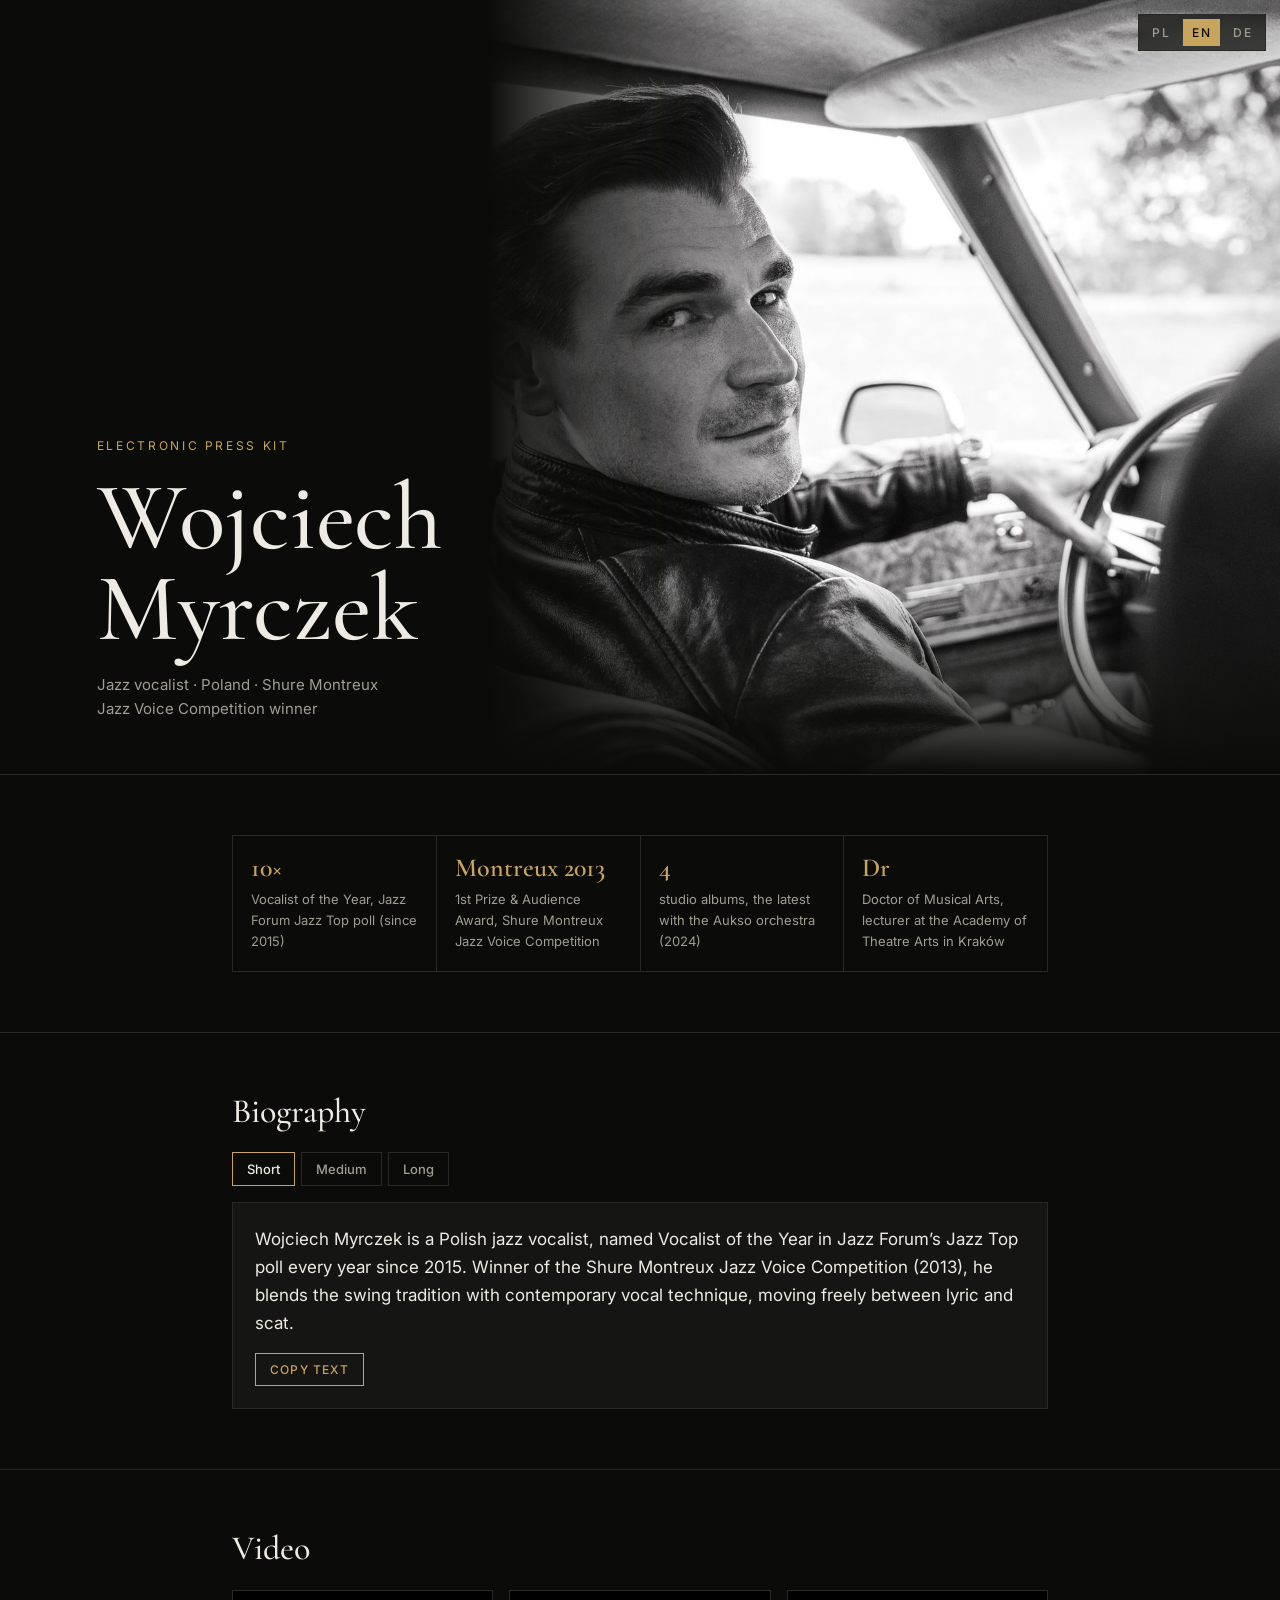
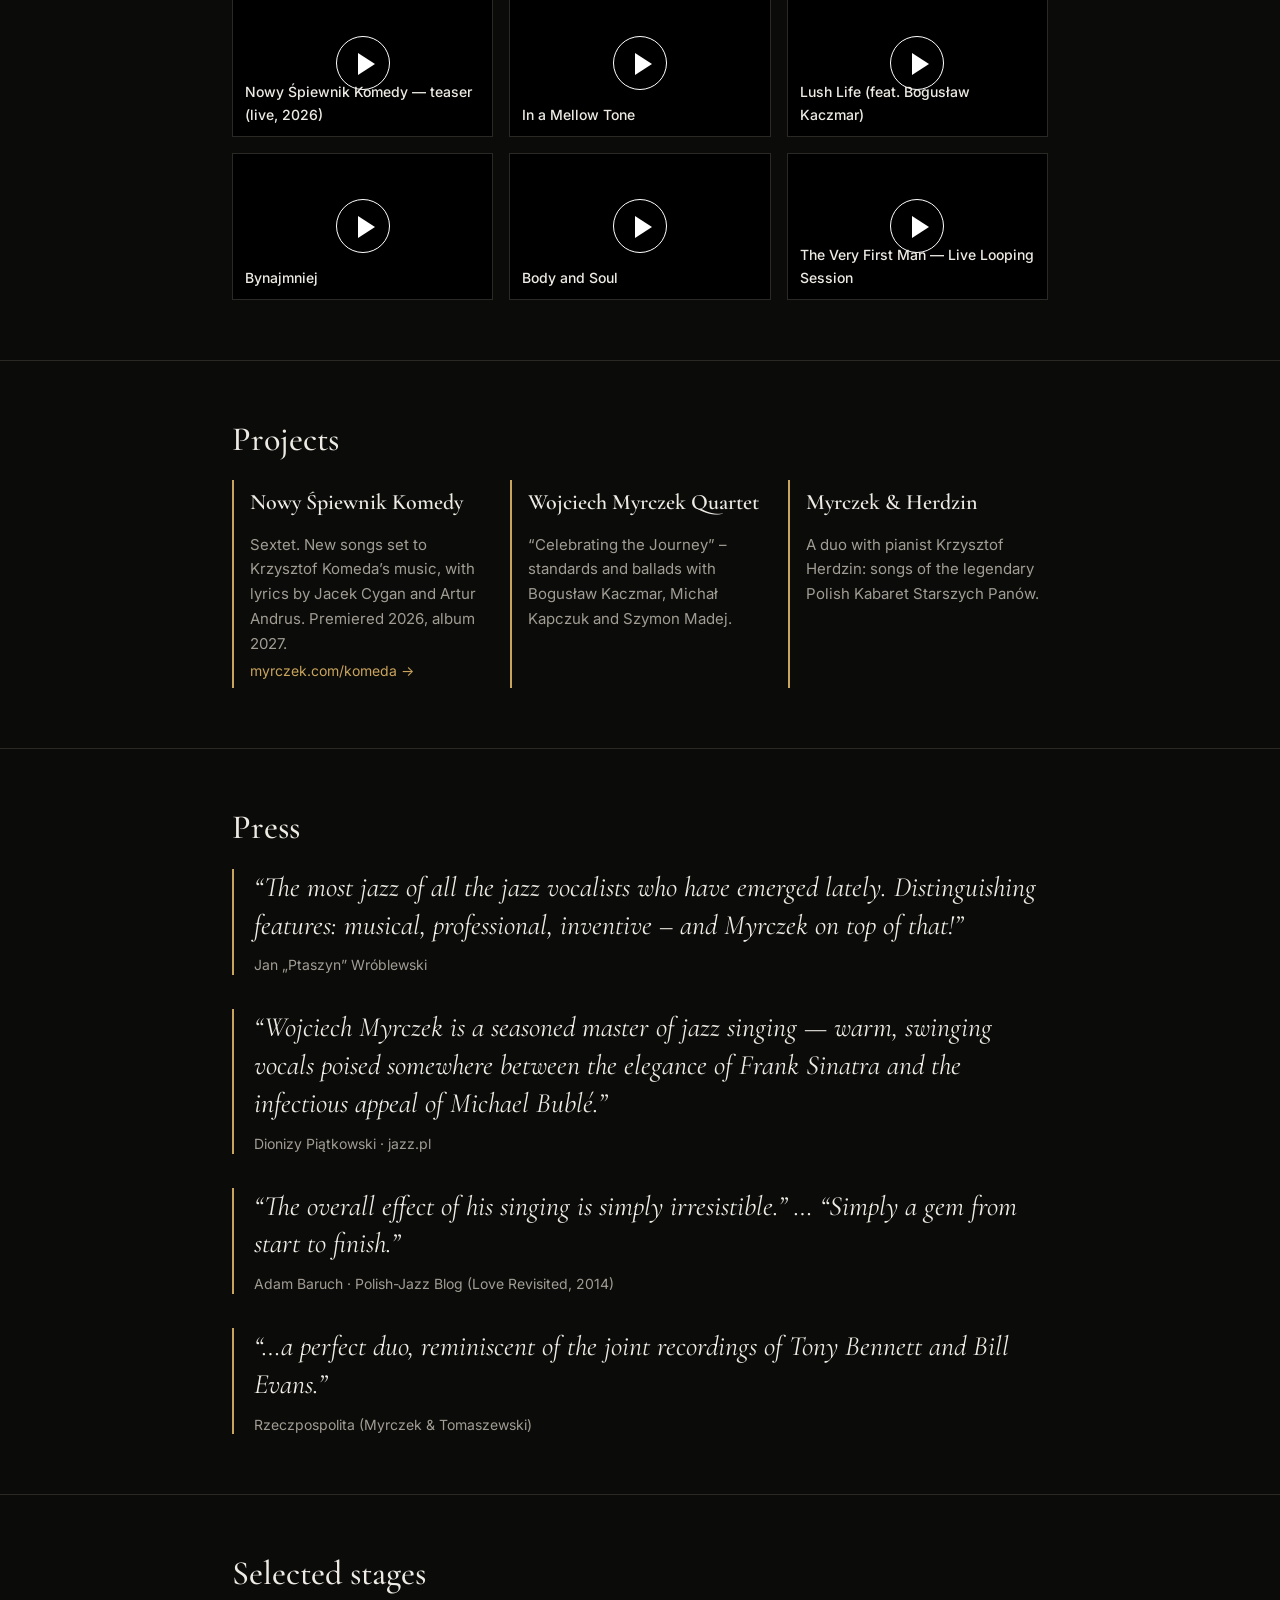
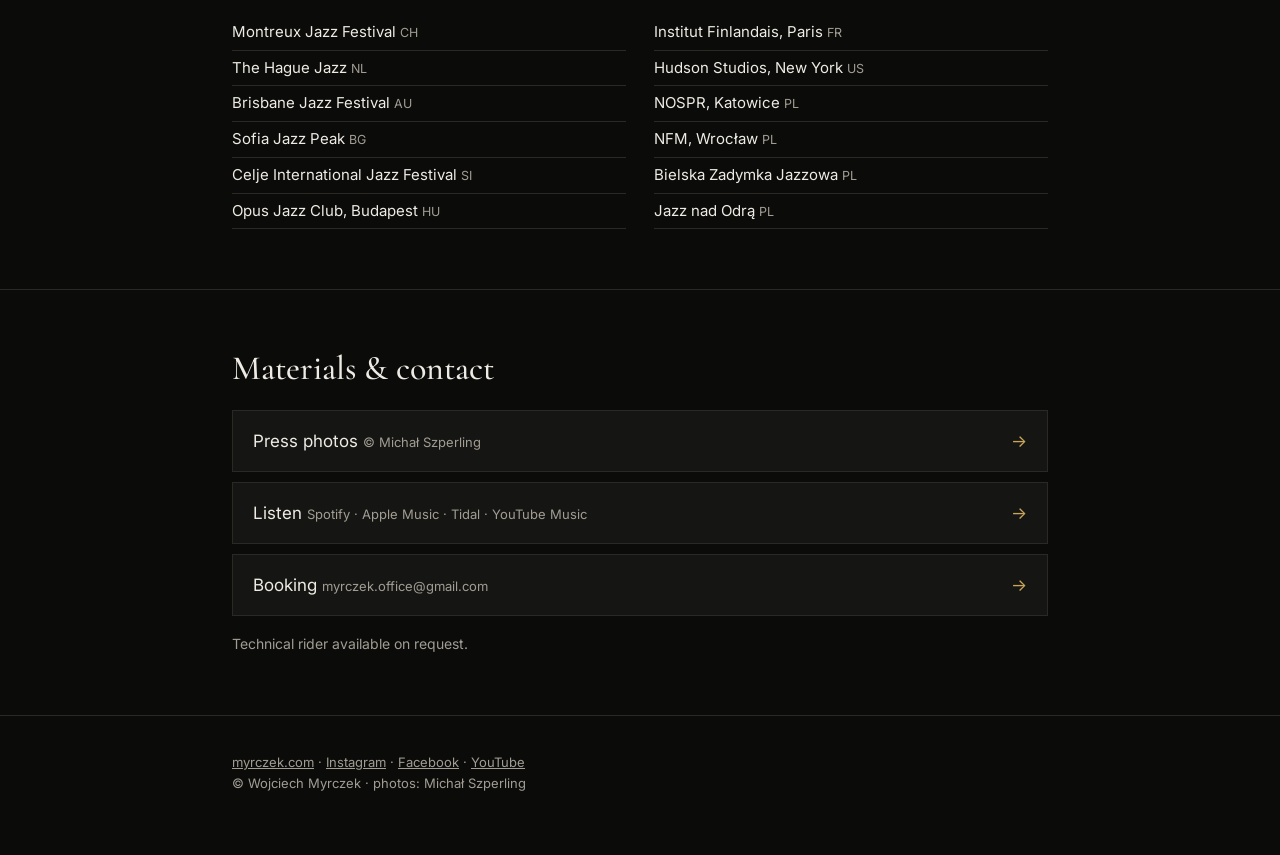
<file: epk/index.html>
<!DOCTYPE html>
<html lang="pl" data-lang="pl">
<head>
<meta charset="UTF-8">
<meta name="viewport" content="width=device-width, initial-scale=1.0">
<!-- Strona testowa, ukryta: nie indeksować, nie linkować z menu -->
<meta name="robots" content="noindex, nofollow">
<title>Wojciech Myrczek — EPK</title>
<meta name="description" content="Wojciech Myrczek — jazz vocalist. Electronic press kit: biography, videos, projects, press.">
<meta property="og:title" content="Wojciech Myrczek — Electronic Press Kit">
<meta property="og:description" content="Jazz vocalist · Poland · Montreux Jazz Voice Competition winner">
<meta property="og:image" content="https://myrczek.com/img/photo_04.jpg">
<meta name="theme-color" content="#0b0b0a">
<link rel="preconnect" href="https://fonts.googleapis.com">
<link rel="preconnect" href="https://fonts.gstatic.com" crossorigin>
<link href="https://fonts.googleapis.com/css2?family=Cormorant+Garamond:ital,wght@0,500;0,600;1,500&family=Inter:wght@400;500&display=swap" rel="stylesheet">
<style>
  :root{--bg:#0b0b0a;--bg2:#151513;--line:#2a2925;--text:#eeebe4;--muted:#a19d93;--accent:#c9a45c;
        --serif:"Cormorant Garamond",Georgia,serif;--sans:Inter,-apple-system,"Segoe UI",Roboto,sans-serif}
  *{box-sizing:border-box;margin:0;padding:0}
  html{-webkit-text-size-adjust:100%}
  body{background:var(--bg);color:var(--text);font-family:var(--sans);font-size:17px;line-height:1.65}
  a{color:inherit}
  .wrap{max-width:860px;margin:0 auto;padding:0 22px}

  /* języki */
  html[data-lang="pl"] [data-l]:not([data-l="pl"]),html[data-lang="en"] [data-l]:not([data-l="en"]),html[data-lang="de"] [data-l]:not([data-l="de"]){display:none!important}
  .langs{position:fixed;top:14px;right:14px;z-index:10;display:flex;gap:4px;background:rgba(11,11,10,.75);
         backdrop-filter:blur(6px);-webkit-backdrop-filter:blur(6px);border:1px solid var(--line);padding:4px}
  .langs button{background:none;border:0;color:var(--muted);font:500 12px var(--sans);letter-spacing:.12em;padding:6px 9px;cursor:pointer}
  .langs button.on{color:var(--bg);background:var(--accent)}

  /* hero */
  .hero{position:relative;min-height:86vh;display:flex;align-items:flex-end;
        background:#111 url("../img/photo_01.jpg") center 15%/cover no-repeat}
  .hero::after{content:"";position:absolute;inset:0;background:linear-gradient(to bottom,rgba(11,11,10,.1) 30%,var(--bg) 100%)}
  .hero .wrap{position:relative;z-index:1;padding-bottom:52px;width:100%}
  @media (min-width:820px){
    .hero{background:var(--bg);overflow:hidden}
    .hero::before{content:"";position:absolute;top:0;bottom:0;right:0;width:62%;
      background:url("../img/photo_04.jpg") 30% center/cover no-repeat;
      -webkit-mask-image:linear-gradient(to right,transparent 0%,#000 35%);mask-image:linear-gradient(to right,transparent 0%,#000 35%)}
    .hero::after{background:linear-gradient(to bottom,transparent 75%,var(--bg) 100%)}
    .hero .wrap{max-width:1240px;padding-left:6vw}
  }
  .eyebrow{font-size:12px;letter-spacing:.22em;text-transform:uppercase;color:var(--accent);margin-bottom:16px}
  h1{font-family:var(--serif);font-weight:500;font-size:clamp(50px,10vw,96px);line-height:.95}
  .tag{margin-top:18px;font-size:15px;color:var(--muted);max-width:34ch}

  section{padding:60px 0;border-top:1px solid var(--line)}
  h2{font-family:var(--serif);font-weight:500;font-size:34px;line-height:1.1;margin-bottom:22px}
  h2 em{font-style:italic;color:var(--accent)}
  h3{font-family:var(--serif);font-weight:600;font-size:22px;margin-bottom:6px}
  p+p{margin-top:12px}
  .muted{color:var(--muted)}

  /* fakty */
  .facts{display:grid;grid-template-columns:repeat(auto-fit,minmax(190px,1fr));gap:1px;background:var(--line);border:1px solid var(--line)}
  .fact{background:var(--bg);padding:18px}
  .fact b{display:block;font-family:var(--serif);font-weight:600;font-size:26px;line-height:1.1;color:var(--accent)}
  .fact span{display:block;font-size:13px;color:var(--muted);margin-top:6px}

  /* bio */
  .tabs{display:flex;gap:6px;margin-bottom:16px;flex-wrap:wrap}
  .tabs button{background:none;border:1px solid var(--line);color:var(--muted);font:500 13px var(--sans);padding:8px 14px;cursor:pointer}
  .tabs button.on{border-color:var(--accent);color:var(--text)}
  .bio{display:none;background:var(--bg2);border:1px solid var(--line);padding:22px}
  .bio.on{display:block}
  .copy{margin-top:16px;background:none;border:1px solid var(--accent);color:var(--accent);font:500 12px var(--sans);
        letter-spacing:.1em;text-transform:uppercase;padding:8px 14px;cursor:pointer}

  /* wideo */
  .videos{display:grid;grid-template-columns:repeat(auto-fill,minmax(240px,1fr));gap:16px}
  .v{position:relative;aspect-ratio:16/9;background:#000 center/cover;border:1px solid var(--line);cursor:pointer;overflow:hidden}
  .v::after{content:"";position:absolute;inset:0;background:linear-gradient(to top,rgba(0,0,0,.75),transparent 55%)}
  .v span{position:absolute;left:12px;bottom:10px;right:12px;z-index:1;font-size:14px;font-weight:500}
  .v i{position:absolute;z-index:1;top:50%;left:50%;width:54px;height:54px;margin:-27px 0 0 -27px;border-radius:50%;border:1.5px solid #fff}
  .v i::after{content:"";position:absolute;left:21px;top:16px;border-style:solid;border-width:11px 0 11px 17px;border-color:transparent transparent transparent #fff}
  .v iframe{position:absolute;inset:0;width:100%;height:100%;border:0;z-index:2}

  /* projekty */
  .projects{display:grid;grid-template-columns:repeat(auto-fit,minmax(250px,1fr));gap:18px}
  .proj{border-left:2px solid var(--accent);padding:4px 0 4px 16px}
  .proj p{font-size:15px;color:var(--muted)}
  .proj a{font-size:14px;color:var(--accent);text-decoration:none}

  blockquote+blockquote{margin-top:34px}
  blockquote{font-family:var(--serif);font-style:italic;font-size:clamp(22px,4vw,28px);line-height:1.35;border-left:2px solid var(--accent);padding-left:20px}
  cite{display:block;margin-top:12px;font-family:var(--sans);font-style:normal;font-size:14px;color:var(--muted)}

  .stages{columns:2;column-gap:28px;font-size:15px}
  .stages li{list-style:none;padding:5px 0;border-bottom:1px solid var(--line);break-inside:avoid}
  .stages small{color:var(--muted)}

  .links{display:flex;flex-direction:column;gap:10px}
  .btn{display:flex;justify-content:space-between;align-items:center;text-decoration:none;padding:16px 20px;border:1px solid var(--line);background:var(--bg2)}
  .btn:hover{border-color:var(--accent)}
  .btn small{color:var(--muted);font-size:13px}
  .btn .arr{color:var(--accent)}
  footer{padding:36px 0 60px;border-top:1px solid var(--line);font-size:13px;color:var(--muted)}
</style>
</head>
<body>

<div class="langs" role="group" aria-label="Language">
  <button data-set="pl">PL</button><button data-set="en">EN</button><button data-set="de">DE</button>
</div>

<header class="hero">
  <div class="wrap">
    <div class="eyebrow">Electronic Press Kit</div>
    <h1>Wojciech<br>Myrczek</h1>
    <p class="tag">
      <span data-l="pl">Wokalista jazzowy · Polska · zwycięzca Shure Montreux Jazz Voice Competition</span>
      <span data-l="en">Jazz vocalist · Poland · Shure Montreux Jazz Voice Competition winner</span>
      <span data-l="de">Jazzsänger · Polen · Gewinner der Shure Montreux Jazz Voice Competition</span>
    </p>
  </div>
</header>

<main>
  <section>
    <div class="wrap">
      <div class="facts">
        <div class="fact"><b>10×</b>
          <span data-l="pl">Wokalista Roku w ankiecie Jazz Top „Jazz Forum” (od 2015)</span>
          <span data-l="en">Vocalist of the Year, Jazz Forum Jazz Top poll (since 2015)</span>
          <span data-l="de">Sänger des Jahres im Jazz-Top-Poll von „Jazz Forum“ (seit 2015)</span></div>
        <div class="fact"><b>Montreux 2013</b>
          <span data-l="pl">I nagroda i nagroda publiczności, Shure Montreux Jazz Voice Competition</span>
          <span data-l="en">1st Prize &amp; Audience Award, Shure Montreux Jazz Voice Competition</span>
          <span data-l="de">1. Preis und Publikumspreis, Shure Montreux Jazz Voice Competition</span></div>
        <div class="fact"><b>4</b>
          <span data-l="pl">albumy studyjne, ostatni z orkiestrą Aukso (2024)</span>
          <span data-l="en">studio albums, the latest with the Aukso orchestra (2024)</span>
          <span data-l="de">Studioalben, das jüngste mit dem Orchester Aukso (2024)</span></div>
        <div class="fact"><b>Dr</b>
          <span data-l="pl">doktor sztuk muzycznych, wykładowca AST w Krakowie</span>
          <span data-l="en">Doctor of Musical Arts, lecturer at the Academy of Theatre Arts in Kraków</span>
          <span data-l="de">Doktor der Musikkunst, Dozent an der Theaterakademie Krakau</span></div>
      </div>
    </div>
  </section>

  <section>
    <div class="wrap">
      <h2><span data-l="pl">Bio</span><span data-l="en">Biography</span><span data-l="de">Biografie</span></h2>
      <div class="tabs">
        <button class="on" data-bio="s"><span data-l="pl">Krótkie</span><span data-l="en">Short</span><span data-l="de">Kurz</span></button>
        <button data-bio="m"><span data-l="pl">Średnie</span><span data-l="en">Medium</span><span data-l="de">Mittel</span></button>
        <button data-bio="l"><span data-l="pl">Długie</span><span data-l="en">Long</span><span data-l="de">Lang</span></button>
      </div>

      <div class="bio on" id="bio-s">
        <div data-l="pl"><p>Wojciech Myrczek – polski wokalista jazzowy, od 2015 roku nieprzerwanie Wokalista Roku w ankiecie Jazz Top „Jazz Forum”. Zwycięzca Shure Montreux Jazz Voice Competition (2013). Łączy tradycję swingu ze współczesną wokalistyką, swobodnie przechodząc od słowa do scatu.</p></div>
        <div data-l="en"><p>Wojciech Myrczek is a Polish jazz vocalist, named Vocalist of the Year in Jazz Forum’s Jazz Top poll every year since 2015. Winner of the Shure Montreux Jazz Voice Competition (2013), he blends the swing tradition with contemporary vocal technique, moving freely between lyric and scat.</p></div>
        <div data-l="de"><p>Wojciech Myrczek ist ein polnischer Jazzsänger und wird seit 2015 jedes Jahr im Jazz-Top-Poll der Zeitschrift „Jazz Forum“ zum Sänger des Jahres gewählt. Der Gewinner der Shure Montreux Jazz Voice Competition (2013) verbindet die Swing-Tradition mit zeitgemäßer Gesangstechnik und bewegt sich frei zwischen Liedtext und Scat.</p></div>
        <button class="copy"><span data-l="pl">Kopiuj tekst</span><span data-l="en">Copy text</span><span data-l="de">Text kopieren</span></button>
      </div>

      <div class="bio" id="bio-m">
        <div data-l="pl"><p>Wojciech Myrczek to polski wokalista jazzowy, który łączy tradycję swingu ze współczesnymi technikami wokalnymi, swobodnie przechodząc od słowa do scatu. Od 2015 roku nieprzerwanie otrzymuje tytuł Wokalisty Roku w ankiecie Jazz Top miesięcznika „Jazz Forum”. Zdobył I nagrodę i nagrodę publiczności w Shure Montreux Jazz Voice Competition (2013), Grand Prix Jazz Voices na Litwie (2011) i nagrodę Największa Indywidualność na Bielskiej Zadymce Jazzowej (2010).</p><p>Występował m.in. na Montreux Jazz Festival, The Hague Jazz, Brisbane Jazz Festival i Sofia Jazz Peak. Nagrał cztery albumy, w tym „Młynarski. Bynajmniej.” (2024) z orkiestrą Aukso. Jest doktorem sztuk muzycznych i wykładowcą Akademii Sztuk Teatralnych w Krakowie.</p></div>
        <div data-l="en"><p>Wojciech Myrczek is a Polish jazz vocalist who blends the swing tradition with contemporary vocal technique, moving freely between lyric and scat. Since 2015 he has been named Vocalist of the Year in the Jazz Top poll of Jazz Forum magazine every year. He won the 1st Prize and the Audience Award at the Shure Montreux Jazz Voice Competition (2013), the Grand Prix at Jazz Voices in Lithuania (2011) and the Most Distinctive Personality award at Bielska Zadymka Jazzowa (2010).</p><p>He has performed at Montreux Jazz Festival, The Hague Jazz, Brisbane Jazz Festival and Sofia Jazz Peak, among others. He has recorded four albums, including “Młynarski. Bynajmniej.” (2024) with the Aukso orchestra. He holds a Doctor of Musical Arts degree and teaches at the Academy of Theatre Arts in Kraków.</p></div>
        <div data-l="de"><p>Wojciech Myrczek ist ein polnischer Jazzsänger, der die Swing-Tradition mit zeitgemäßer Gesangstechnik verbindet und sich frei zwischen Liedtext und Scat bewegt. Seit 2015 wird er jedes Jahr im Jazz-Top-Poll der Zeitschrift „Jazz Forum“ zum Sänger des Jahres gewählt. Er gewann den 1. Preis und den Publikumspreis der Shure Montreux Jazz Voice Competition (2013), den Grand Prix von Jazz Voices in Litauen (2011) und den Preis für die prägendste Persönlichkeit beim Festival Bielska Zadymka Jazzowa (2010).</p><p>Er trat u. a. beim Montreux Jazz Festival, bei The Hague Jazz, beim Brisbane Jazz Festival und beim Sofia Jazz Peak auf. Er hat vier Alben aufgenommen, darunter „Młynarski. Bynajmniej.“ (2024) mit dem Orchester Aukso. Er ist Doktor der Musikkunst und lehrt an der Theaterakademie in Krakau.</p></div>
        <button class="copy"><span data-l="pl">Kopiuj tekst</span><span data-l="en">Copy text</span><span data-l="de">Text kopieren</span></button>
      </div>

      <div class="bio" id="bio-l">
        <div data-l="pl"><p>Wojciech Myrczek to polski wokalista jazzowy, który z gracją i pasją łączy tradycję swingu ze współczesnymi technikami wokalnymi. Jest absolwentem Instytutu Jazzu Akademii Muzycznej im. Karola Szymanowskiego w Katowicach. W śpiewie swobodnie posługuje się zarówno słowem, jak i scatem.</p><p>Od 2015 roku nieprzerwanie otrzymuje tytuł Wokalisty Roku w ankiecie Jazz Top miesięcznika „Jazz Forum”. Zdobył I nagrodę i nagrodę publiczności w Shure Montreux Jazz Voice Competition (2013), konkursie organizowanym w ramach Montreux Jazz Festival, a także Grand Prix Jazz Voices na Litwie (2011) i nagrodę Największa Indywidualność na Bielskiej Zadymce Jazzowej (2010). Występował na festiwalach w Szwajcarii, Holandii, Australii, Bułgarii i Słowenii oraz na najważniejszych scenach w Polsce, m.in. w NOSPR i NFM.</p><p>Współpracował m.in. z Janem „Ptaszynem” Wróblewskim, Tomaszem Stańką, Henrykiem Miśkiewiczem, Bernardem Maselim i Krzysztofem Herdzinem. W 2025 roku wystąpił na Gali Muzyki Jazzowej Fryderyk Festiwal z Leszkiem Możdżerem i Atom String Quartet. Nagrał cztery albumy: „We’ll Be Together Again” (2010), „Love Revisited” (2014, z Pawłem Tomaszewskim), „Celebrating the Journey” (2022) i „Młynarski. Bynajmniej.” (2024, z Piotrem Schmidtem, Krzysztofem Herdzinem i orkiestrą Aukso).</p><p>Jego najnowszy projekt, „Nowy Śpiewnik Komedy”, to premierowe piosenki do muzyki Krzysztofa Komedy z tekstami Jacka Cygana i Artura Andrusa. Jest doktorem sztuk muzycznych i od 2018 roku wykłada w Akademii Sztuk Teatralnych im. Stanisława Wyspiańskiego w Krakowie.</p></div>
        <div data-l="en"><p>Wojciech Myrczek is a Polish jazz vocalist who blends the swing tradition with contemporary vocal technique with grace and passion. A graduate of the Jazz Institute at the Karol Szymanowski Academy of Music in Katowice, he moves freely between lyric and scat.</p><p>Since 2015 he has been named Vocalist of the Year in the Jazz Top poll of Jazz Forum magazine every year. He won the 1st Prize and the Audience Award at the Shure Montreux Jazz Voice Competition (2013), held as part of the Montreux Jazz Festival, as well as the Grand Prix at Jazz Voices in Lithuania (2011) and the Most Distinctive Personality award at Bielska Zadymka Jazzowa (2010). He has performed at festivals in Switzerland, the Netherlands, Australia, Bulgaria and Slovenia, and on Poland’s leading stages, including NOSPR and the National Forum of Music.</p><p>He has worked with Jan “Ptaszyn” Wróblewski, Tomasz Stańko, Henryk Miśkiewicz, Bernard Maseli and Krzysztof Herdzin, among others. In 2025 he appeared at the Fryderyk Jazz Music Gala with Leszek Możdżer and Atom String Quartet. His four albums are “We’ll Be Together Again” (2010), “Love Revisited” (2014, with Paweł Tomaszewski), “Celebrating the Journey” (2022) and “Młynarski. Bynajmniej.” (2024, with Piotr Schmidt, Krzysztof Herdzin and the Aukso orchestra).</p><p>His latest project, “Nowy Śpiewnik Komedy” (The New Komeda Songbook), presents new songs set to music by Krzysztof Komeda, with lyrics by Jacek Cygan and Artur Andrus. He holds a Doctor of Musical Arts degree and has taught at the Academy of Theatre Arts in Kraków since 2018.</p></div>
        <div data-l="de"><p>Wojciech Myrczek ist ein polnischer Jazzsänger, der die Swing-Tradition mit Anmut und Leidenschaft mit zeitgemäßer Gesangstechnik verbindet. Er hat am Jazz-Institut der Karol-Szymanowski-Musikakademie in Katowice studiert und bewegt sich frei zwischen Liedtext und Scat.</p><p>Seit 2015 wird er jedes Jahr im Jazz-Top-Poll der Zeitschrift „Jazz Forum“ zum Sänger des Jahres gewählt. Er gewann den 1. Preis und den Publikumspreis der Shure Montreux Jazz Voice Competition (2013), die im Rahmen des Montreux Jazz Festival stattfindet, sowie den Grand Prix von Jazz Voices in Litauen (2011) und den Preis für die prägendste Persönlichkeit beim Festival Bielska Zadymka Jazzowa (2010). Er trat bei Festivals in der Schweiz, den Niederlanden, Australien, Bulgarien und Slowenien sowie auf den wichtigsten Bühnen Polens auf, darunter im NOSPR und im Nationalen Musikforum in Breslau.</p><p>Er arbeitete u. a. mit Jan „Ptaszyn“ Wróblewski, Tomasz Stańko, Henryk Miśkiewicz, Bernard Maseli und Krzysztof Herdzin zusammen. 2025 trat er bei der Fryderyk-Jazzgala mit Leszek Możdżer und dem Atom String Quartet auf. Seine vier Alben: „We’ll Be Together Again“ (2010), „Love Revisited“ (2014, mit Paweł Tomaszewski), „Celebrating the Journey“ (2022) und „Młynarski. Bynajmniej.“ (2024, mit Piotr Schmidt, Krzysztof Herdzin und dem Orchester Aukso).</p><p>Sein neuestes Projekt „Nowy Śpiewnik Komedy“ (Das neue Komeda-Liederbuch) präsentiert neue Lieder zur Musik von Krzysztof Komeda mit Texten von Jacek Cygan und Artur Andrus. Er ist Doktor der Musikkunst und lehrt seit 2018 an der Theaterakademie in Krakau.</p></div>
        <button class="copy"><span data-l="pl">Kopiuj tekst</span><span data-l="en">Copy text</span><span data-l="de">Text kopieren</span></button>
      </div>
    </div>
  </section>

  <section>
    <div class="wrap">
      <h2><span data-l="pl">Wideo</span><span data-l="en">Video</span><span data-l="de">Video</span></h2>
      <div class="videos">
        <div class="v" data-yt="GwAtzd4JMrY"><i></i><span>Nowy Śpiewnik Komedy — teaser (live, 2026)</span></div>
        <div class="v" data-yt="aAZbRwnMEhY"><i></i><span>In a Mellow Tone</span></div>
        <div class="v" data-yt="iKE17xJpGcc"><i></i><span>Lush Life (feat. Bogusław Kaczmar)</span></div>
        <div class="v" data-yt="J0whf32wTCo"><i></i><span>Bynajmniej</span></div>
        <div class="v" data-yt="OoZcPMq35FQ"><i></i><span>Body and Soul</span></div>
        <div class="v" data-yt="QsvL_Qu_u9g"><i></i><span>The Very First Man — Live Looping Session</span></div>
      </div>
    </div>
  </section>

  <section>
    <div class="wrap">
      <h2><span data-l="pl">Projekty</span><span data-l="en">Projects</span><span data-l="de">Projekte</span></h2>
      <div class="projects">
        <div class="proj"><h3>Nowy Śpiewnik Komedy</h3>
          <p data-l="pl">Sextet. Premierowe piosenki do muzyki Krzysztofa Komedy z tekstami Jacka Cygana i Artura Andrusa. Premiera 2026, album 2027.</p>
          <p data-l="en">Sextet. New songs set to Krzysztof Komeda’s music, with lyrics by Jacek Cygan and Artur Andrus. Premiered 2026, album 2027.</p>
          <p data-l="de">Sextett. Neue Lieder zur Musik von Krzysztof Komeda mit Texten von Jacek Cygan und Artur Andrus. Premiere 2026, Album 2027.</p>
          <a href="https://myrczek.com/komeda">myrczek.com/komeda →</a></div>
        <div class="proj"><h3>Wojciech Myrczek Quartet</h3>
          <p data-l="pl">„Celebrating the Journey” – standardy i ballady z Bogusławem Kaczmarem, Michałem Kapczukiem i Szymonem Madejem.</p>
          <p data-l="en">“Celebrating the Journey” – standards and ballads with Bogusław Kaczmar, Michał Kapczuk and Szymon Madej.</p>
          <p data-l="de">„Celebrating the Journey“ – Standards und Balladen mit Bogusław Kaczmar, Michał Kapczuk und Szymon Madej.</p></div>
        <div class="proj"><h3>Myrczek &amp; Herdzin</h3>
          <p data-l="pl">Duet z Krzysztofem Herdzinem: piosenki Kabaretu Starszych Panów.</p>
          <p data-l="en">A duo with pianist Krzysztof Herdzin: songs of the legendary Polish Kabaret Starszych Panów.</p>
          <p data-l="de">Duo mit dem Pianisten Krzysztof Herdzin: Lieder des legendären polnischen Kabaret Starszych Panów.</p></div>
      </div>
    </div>
  </section>

  <section>
    <div class="wrap">
      <h2><span data-l="pl">Prasa</span><span data-l="en">Press</span><span data-l="de">Presse</span></h2>
      <blockquote>
        <span data-l="pl">„Najbardziej jazzowy z jazzowych wokalistów, jacy się ostatnio pokazali. Cechy szczególne: muzykalny, profesjonalny, pomysłowy i do tego Myrczek!”</span>
        <span data-l="en">“The most jazz of all the jazz vocalists who have emerged lately. Distinguishing features: musical, professional, inventive – and Myrczek on top of that!”</span>
        <span data-l="de">„Der jazzigste unter den Jazzsängern, die in letzter Zeit aufgetaucht sind. Besondere Kennzeichen: musikalisch, professionell, einfallsreich – und obendrein Myrczek!“</span>
        <cite>Jan „Ptaszyn” Wróblewski</cite>
      </blockquote>
      <blockquote>
        <span data-l="pl">„Wojciech Myrczek jawi się jako wytrawny mag jazzowego śpiewu, pogodnej, swingowej wokalistyki zawieszonej gdzieś między elegancją Franka Sinatry a przebojowością Michaela Bublé”</span>
        <span data-l="en">“Wojciech Myrczek is a seasoned master of jazz singing — warm, swinging vocals poised somewhere between the elegance of Frank Sinatra and the infectious appeal of Michael Bublé.”</span>
        <span data-l="de">„Wojciech Myrczek ist ein versierter Meister des Jazzgesangs – warmer, swingender Gesang, irgendwo zwischen der Eleganz Frank Sinatras und der mitreißenden Ausstrahlung Michael Bublés.“</span>
        <cite>Dionizy Piątkowski · jazz.pl</cite>
      </blockquote>
      <blockquote>
        <span data-l="pl">„Ogólny efekt jego śpiewu jest po prostu nie do odparcia.” … „Płyta jest perełką od początku do końca.”</span>
        <span data-l="en">“The overall effect of his singing is simply irresistible.” … “Simply a gem from start to finish.”</span>
        <span data-l="de">„Die Gesamtwirkung seines Gesangs ist einfach unwiderstehlich.“ … „Schlicht ein Juwel von Anfang bis Ende.“</span>
        <cite>Adam Baruch · Polish-Jazz Blog (Love Revisited, 2014)</cite>
      </blockquote>
      <blockquote>
        <span data-l="pl">„…duet doskonały, który przypomina choćby wspólne dokonania Tony’ego Bennetta i Billa Evansa.”</span>
        <span data-l="en">“…a perfect duo, reminiscent of the joint recordings of Tony Bennett and Bill Evans.”</span>
        <span data-l="de">„…ein perfektes Duo, das an die gemeinsamen Aufnahmen von Tony Bennett und Bill Evans erinnert.“</span>
        <cite>Rzeczpospolita (Myrczek &amp; Tomaszewski)</cite>
      </blockquote>
    </div>
  </section>

  <section>
    <div class="wrap">
      <h2><span data-l="pl">Wybrane sceny</span><span data-l="en">Selected stages</span><span data-l="de">Ausgewählte Bühnen</span></h2>
      <ul class="stages">
        <li>Montreux Jazz Festival <small>CH</small></li>
        <li>The Hague Jazz <small>NL</small></li>
        <li>Brisbane Jazz Festival <small>AU</small></li>
        <li>Sofia Jazz Peak <small>BG</small></li>
        <li>Celje International Jazz Festival <small>SI</small></li>
        <li>Opus Jazz Club, Budapest <small>HU</small></li>
        <li>Institut Finlandais, Paris <small>FR</small></li>
        <li>Hudson Studios, New York <small>US</small></li>
        <li>NOSPR, Katowice <small>PL</small></li>
        <li>NFM, Wrocław <small>PL</small></li>
        <li>Bielska Zadymka Jazzowa <small>PL</small></li>
        <li>Jazz nad Odrą <small>PL</small></li>
      </ul>
    </div>
  </section>

  <section>
    <div class="wrap">
      <h2><span data-l="pl">Materiały i kontakt</span><span data-l="en">Materials &amp; contact</span><span data-l="de">Material &amp; Kontakt</span></h2>
      <div class="links">
        <a class="btn" href="https://drive.google.com/drive/folders/1zJhDMqpW6BSVBO6IKwX1rshKvJ6ZotFd" target="_blank" rel="noopener">
          <span><span data-l="pl">Zdjęcia prasowe</span><span data-l="en">Press photos</span><span data-l="de">Pressefotos</span>
          <small>© Michał Szperling</small></span><span class="arr">→</span></a>
        <a class="btn" href="https://myrczek.com/m/listen.html" target="_blank" rel="noopener">
          <span><span data-l="pl">Słuchaj</span><span data-l="en">Listen</span><span data-l="de">Anhören</span>
          <small>Spotify · Apple Music · Tidal · YouTube Music</small></span><span class="arr">→</span></a>
        <a class="btn" href="mailto:myrczek.office@gmail.com?subject=Wojciech%20Myrczek%20%E2%80%94%20booking">
          <span>Booking <small>myrczek.office@gmail.com</small></span><span class="arr">→</span></a>
      </div>
      <p class="muted" style="margin-top:16px;font-size:14px">
        <span data-l="pl">Rider techniczny wysyłamy na prośbę.</span>
        <span data-l="en">Technical rider available on request.</span>
        <span data-l="de">Technical Rider auf Anfrage.</span></p>
    </div>
  </section>
</main>

<footer>
  <div class="wrap">
    <a href="https://myrczek.com/">myrczek.com</a> · <a href="https://www.instagram.com/myrcz_music/">Instagram</a> · <a href="https://www.facebook.com/myrcz/">Facebook</a> · <a href="https://www.youtube.com/@WojciechMyrczek">YouTube</a><br>
    © Wojciech Myrczek · <span data-l="pl">zdjęcia</span><span data-l="en">photos</span><span data-l="de">Fotos</span>: Michał Szperling
  </div>
</footer>

<script>
(function(){
  var root=document.documentElement;
  function setLang(l){
    if(["pl","en","de"].indexOf(l)<0) l="pl";
    root.setAttribute("data-lang",l); root.lang=l;
    document.querySelectorAll(".langs button").forEach(function(b){b.classList.toggle("on",b.dataset.set===l)});
    try{history.replaceState(null,"","?lang="+l)}catch(e){}
  }
  var q=new URLSearchParams(location.search).get("lang");
  if(!q){var n=(navigator.language||"pl").slice(0,2);q=(n==="de"||n==="pl")?n:"en"}
  setLang(q);
  document.querySelectorAll(".langs button").forEach(function(b){b.onclick=function(){setLang(b.dataset.set)}});

  document.querySelectorAll(".tabs button").forEach(function(b){b.onclick=function(){
    document.querySelectorAll(".tabs button").forEach(function(x){x.classList.toggle("on",x===b)});
    document.querySelectorAll(".bio").forEach(function(x){x.classList.toggle("on",x.id==="bio-"+b.dataset.bio)});
  }});
  document.querySelectorAll(".copy").forEach(function(b){b.onclick=function(){
    var l=root.getAttribute("data-lang"), d=b.parentNode.querySelector('[data-l="'+l+'"]');
    var t=Array.from(d.querySelectorAll("p")).map(function(p){return p.innerText}).join("\n\n");
    var lbl=b.querySelector('[data-l="'+l+'"]'), old=lbl.textContent;
    function ok(){lbl.textContent="✓";setTimeout(function(){lbl.textContent=old},1500)}
    if(navigator.clipboard){navigator.clipboard.writeText(t).then(ok,function(){})}
  }});

  document.querySelectorAll(".v").forEach(function(v){
    var id=v.dataset.yt;
    v.style.backgroundImage="url(https://i.ytimg.com/vi/"+id+"/hqdefault.jpg)";
    v.onclick=function(){
      v.insertAdjacentHTML("beforeend",'<iframe src="https://www.youtube-nocookie.com/embed/'+id+'?autoplay=1&rel=0" allow="autoplay; encrypted-media; picture-in-picture; fullscreen" allowfullscreen></iframe>');
      v.onclick=null;
    };
  });
})();
</script>
</body>
</html>
</file>
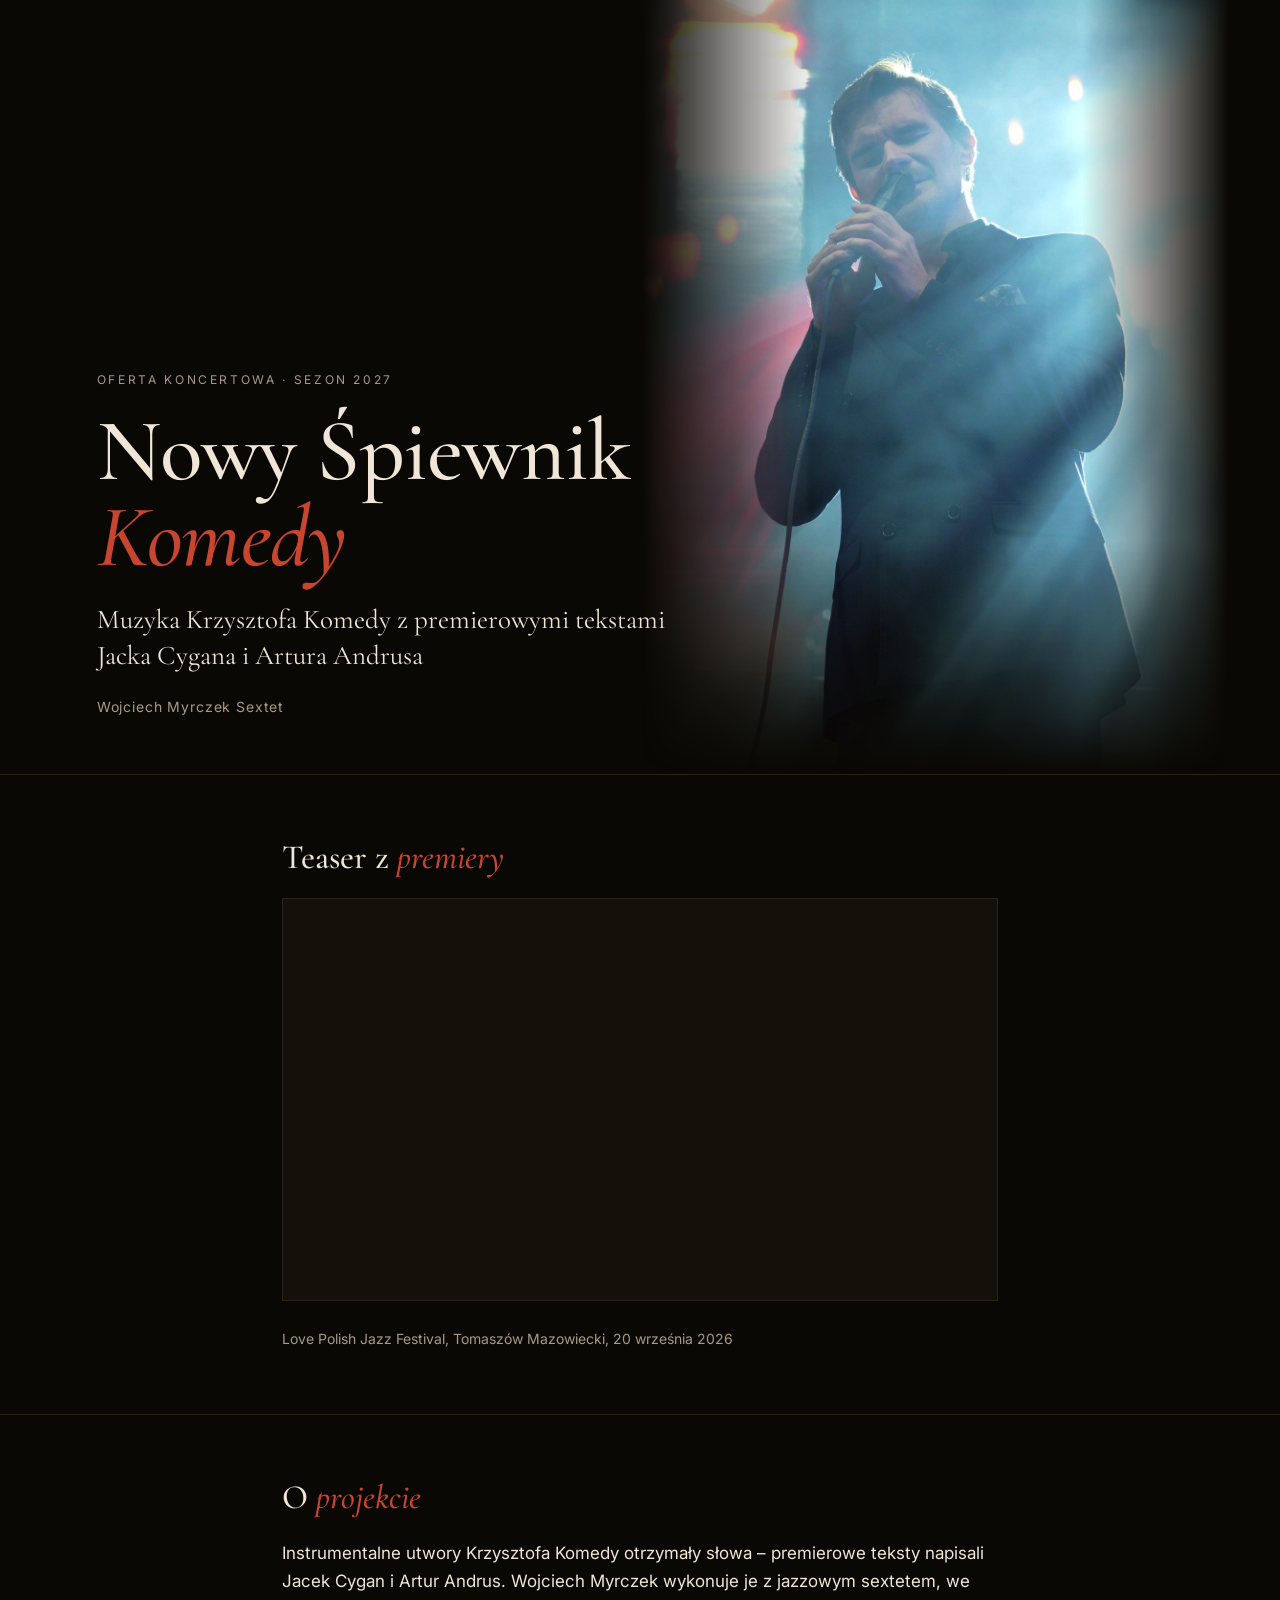
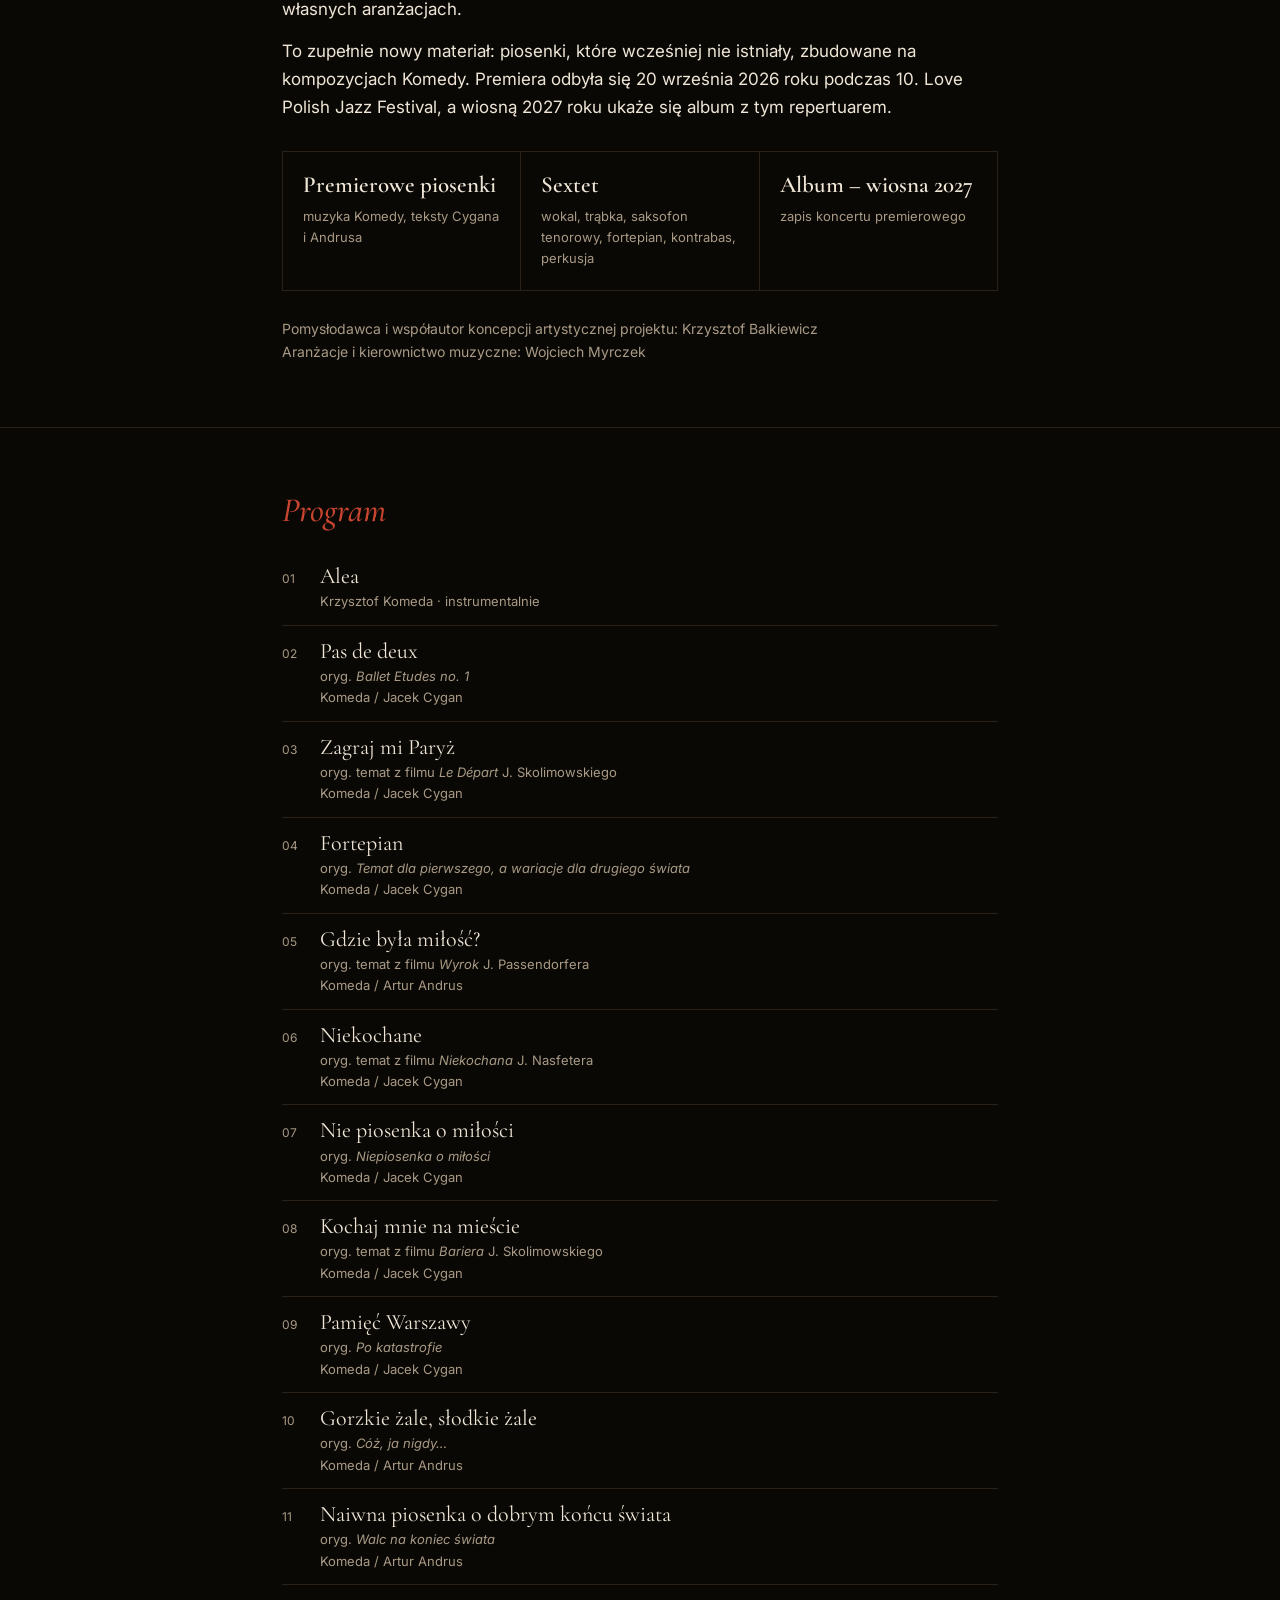
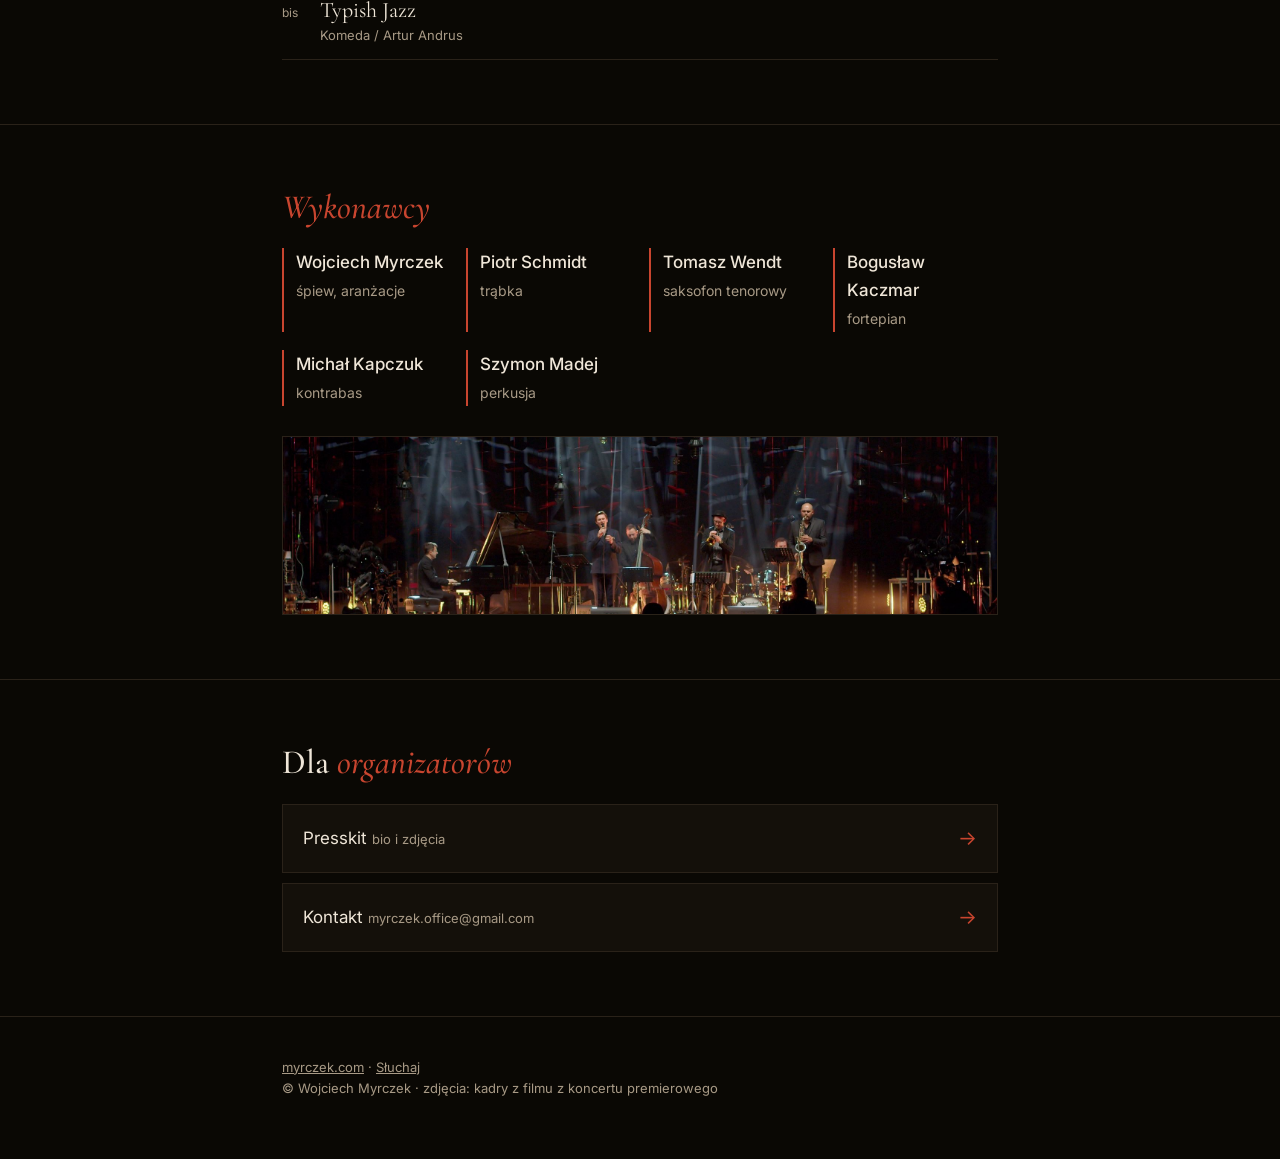
<file: komeda/index.html>
<!DOCTYPE html>
<html lang="pl">
<head>
<meta charset="UTF-8">
<meta name="viewport" content="width=device-width, initial-scale=1.0">
<!-- Strona ukryta: nie indeksować, nie linkować z menu -->
<meta name="robots" content="noindex, nofollow">
<title>Nowy Śpiewnik Komedy — Wojciech Myrczek</title>
<meta name="description" content="Muzyka Krzysztofa Komedy z premierowymi tekstami Jacka Cygana i Artura Andrusa. Wojciech Myrczek Sextet — oferta koncertowa.">
<meta property="og:title" content="Nowy Śpiewnik Komedy — Wojciech Myrczek Sextet">
<meta property="og:description" content="Muzyka Krzysztofa Komedy z premierowymi tekstami Jacka Cygana i Artura Andrusa.">
<meta property="og:image" content="https://myrczek.com/komeda/og.jpg">
<meta name="theme-color" content="#0a0804">
<link rel="preconnect" href="https://fonts.googleapis.com">
<link rel="preconnect" href="https://fonts.gstatic.com" crossorigin>
<link href="https://fonts.googleapis.com/css2?family=Cormorant+Garamond:ital,wght@0,500;0,600;1,500&family=Inter:wght@400;500&display=swap" rel="stylesheet">
<style>
  :root{
    --bg:#0a0804; --bg2:#14100a; --line:#2a2219;
    --text:#efe6d8; --muted:#a89a86; --accent:#c8452f;
    --serif:"Cormorant Garamond", Georgia, "Times New Roman", serif;
    --sans:Inter, -apple-system, "Segoe UI", Roboto, sans-serif;
  }
  *{box-sizing:border-box;margin:0;padding:0}
  html{-webkit-text-size-adjust:100%}
  body{background:var(--bg);color:var(--text);font-family:var(--sans);font-size:17px;line-height:1.65}
  a{color:inherit}
  .wrap{max-width:760px;margin:0 auto;padding:0 22px}

  /* HERO */
  .hero{position:relative;min-height:88vh;display:flex;align-items:flex-end;
        background:#1a0d08 url("okladka.jpg") center 18%/cover no-repeat}
  @media (min-width:820px){
    .hero{background:var(--bg);min-height:86vh;overflow:hidden}
    .hero::before{content:"";position:absolute;top:0;bottom:0;right:4vw;aspect-ratio:1230/1620;
      background:url("okladka.jpg") center top/cover no-repeat;
      -webkit-mask-image:linear-gradient(to right,transparent 0%,#000 30%,#000 75%,transparent 100%),linear-gradient(to bottom,#000 70%,transparent 100%);
      -webkit-mask-composite:source-in;mask-image:linear-gradient(to right,transparent 0%,#000 30%,#000 75%,transparent 100%),linear-gradient(to bottom,#000 70%,transparent 100%);mask-composite:intersect}
    .hero::after{display:none}
    .hero .wrap{max-width:1240px;padding-left:6vw;padding-right:6vw}
    .hero h1,.hero .lead{max-width:56%}
  }
  .hero::after{content:"";position:absolute;inset:0;
        background:linear-gradient(to bottom,rgba(10,8,4,.15) 0%,rgba(10,8,4,.35) 45%,var(--bg) 100%)}
  .hero .wrap{position:relative;z-index:1;padding-bottom:56px;width:100%}
  .eyebrow{font-size:12px;letter-spacing:.22em;text-transform:uppercase;color:var(--muted);margin-bottom:18px}
  h1{font-family:var(--serif);font-weight:500;font-size:clamp(46px,10vw,88px);line-height:.98;letter-spacing:-.01em}
  h1 em{font-style:italic;color:var(--accent)}
  .lead{font-family:var(--serif);font-size:clamp(21px,4.4vw,27px);line-height:1.35;margin-top:22px;max-width:30ch}
  .byline{margin-top:20px;font-size:14px;letter-spacing:.06em;color:var(--muted)}

  /* SEKCJE */
  section{padding:64px 0;border-top:1px solid var(--line)}
  h2{font-family:var(--serif);font-weight:500;font-size:34px;line-height:1.1;margin-bottom:22px}
  h2 em{font-style:italic;color:var(--accent)}
  p+p{margin-top:14px}
  .muted{color:var(--muted)}

  /* TEASER */
  .video{position:relative;aspect-ratio:16/9;background:var(--bg2);border:1px solid var(--line);overflow:hidden}
  .video iframe{position:absolute;inset:0;width:100%;height:100%;border:0}
  .video .ph{position:absolute;inset:0;display:flex;flex-direction:column;align-items:center;justify-content:center;gap:14px;
             text-align:center;padding:20px;background:#120c07 url("scena.jpg") center/cover}
  .video .ph::before{content:"";position:absolute;inset:0;background:rgba(10,8,4,.55)}
  .video .ph>*{position:relative}
  .play{width:72px;height:72px;border-radius:50%;border:1.5px solid var(--text);display:flex;align-items:center;justify-content:center}
  .play::after{content:"";border-style:solid;border-width:12px 0 12px 20px;border-color:transparent transparent transparent var(--text);margin-left:5px}

  /* FAKTY */
  .facts{display:grid;grid-template-columns:repeat(auto-fit,minmax(200px,1fr));gap:1px;background:var(--line);border:1px solid var(--line);margin-top:30px}
  .fact{background:var(--bg);padding:20px}
  .fact b{display:block;font-family:var(--serif);font-weight:600;font-size:23px;line-height:1.2}
  .fact span{display:block;font-size:13px;color:var(--muted);margin-top:6px}

  /* PROGRAM */
  ol.program{list-style:none;counter-reset:n}
  ol.program li{counter-increment:n;display:flex;gap:16px;padding:12px 0;border-bottom:1px solid var(--line)}
  ol.program li::before{content:counter(n,decimal-leading-zero);font-size:12px;color:var(--muted);padding-top:6px;min-width:22px}
  ol.program .t{font-family:var(--serif);font-size:22px;line-height:1.25}
  ol.program .a{display:block;font-size:13px;color:var(--muted)}
  ol.program li.bis::before{content:"bis"}

  /* SKŁAD */
  .band{display:grid;grid-template-columns:repeat(auto-fill,minmax(150px,1fr));gap:18px}
  .band div{border-left:2px solid var(--accent);padding-left:12px}
  .band b{display:block;font-weight:500}
  .band span{font-size:14px;color:var(--muted)}

  /* MATERIAŁY */
  .links{display:flex;flex-direction:column;gap:10px}
  .btn{display:flex;justify-content:space-between;align-items:center;text-decoration:none;
       padding:17px 20px;border:1px solid var(--line);background:var(--bg2);transition:border-color .2s}
  .btn:hover{border-color:var(--accent)}
  .btn small{color:var(--muted);font-size:13px}
  .btn .arr{color:var(--accent);font-size:20px}

  .strip{margin-top:30px;aspect-ratio:4/1;background:#120c07 url("zespol.jpg") center/cover;border:1px solid var(--line)}
  .credit{font-size:14px;color:var(--muted);margin-top:26px}
  footer{padding:40px 0 60px;border-top:1px solid var(--line);font-size:13px;color:var(--muted)}
  footer a{color:var(--muted)}
</style>
</head>
<body>

<header class="hero">
  <div class="wrap">
    <div class="eyebrow">Oferta koncertowa · sezon 2027</div>
    <h1>Nowy Śpiewnik <em>Komedy</em></h1>
    <p class="lead">Muzyka Krzysztofa Komedy z&nbsp;premierowymi tekstami Jacka Cygana i&nbsp;Artura Andrusa</p>
    <p class="byline">Wojciech Myrczek Sextet</p>
  </div>
</header>

<main>
  <section>
    <div class="wrap">
      <h2>Teaser z <em>premiery</em></h2>
      <div class="video" id="teaser">
        <div class="ph">
          <div class="play"></div>
          <p>Teaser z koncertu premierowego</p>
          <a href="https://myrczek.com/teaser-komeda" target="_blank" rel="noopener">Obejrzyj</a>
        </div>
      </div>
      <p class="credit">Love Polish Jazz Festival, Tomaszów Mazowiecki, 20 września 2026</p>
    </div>
  </section>

  <section>
    <div class="wrap">
      <h2>O <em>projekcie</em></h2>
      <p>Instrumentalne utwory Krzysztofa Komedy otrzymały słowa – premierowe teksty napisali Jacek Cygan i&nbsp;Artur Andrus. Wojciech Myrczek wykonuje je z&nbsp;jazzowym sextetem, we własnych aranżacjach.</p>
      <p>To zupełnie nowy materiał: piosenki, które wcześniej nie istniały, zbudowane na kompozycjach Komedy. Premiera odbyła się 20 września 2026 roku podczas 10. Love Polish Jazz Festival, a&nbsp;wiosną 2027 roku ukaże się album z&nbsp;tym repertuarem.</p>
      <div class="facts">
        <div class="fact"><b>Premierowe piosenki</b><span>muzyka Komedy, teksty Cygana i Andrusa</span></div>
        <div class="fact"><b>Sextet</b><span>wokal, trąbka, saksofon tenorowy, fortepian, kontrabas, perkusja</span></div>
        <div class="fact"><b>Album – wiosna 2027</b><span>zapis koncertu premierowego</span></div>
      </div>
      <p class="credit">Pomysłodawca i współautor koncepcji artystycznej projektu: Krzysztof Balkiewicz<br>Aranżacje i kierownictwo muzyczne: Wojciech Myrczek</p>
    </div>
  </section>

  <section>
    <div class="wrap">
      <h2><em>Program</em></h2>
      <ol class="program">
        <li><div><span class="t">Alea</span><span class="a">Krzysztof Komeda · instrumentalnie</span></div></li>
        <li><div><span class="t">Pas de deux</span><span class="a">oryg. <i>Ballet Etudes no. 1</i></span><span class="a">Komeda / Jacek Cygan</span></div></li>
        <li><div><span class="t">Zagraj mi Paryż</span><span class="a">oryg. temat z filmu <i>Le Départ</i> J. Skolimowskiego</span><span class="a">Komeda / Jacek Cygan</span></div></li>
        <li><div><span class="t">Fortepian</span><span class="a">oryg. <i>Temat dla pierwszego, a wariacje dla drugiego świata</i></span><span class="a">Komeda / Jacek Cygan</span></div></li>
        <li><div><span class="t">Gdzie była miłość?</span><span class="a">oryg. temat z filmu <i>Wyrok</i> J. Passendorfera</span><span class="a">Komeda / Artur Andrus</span></div></li>
        <li><div><span class="t">Niekochane</span><span class="a">oryg. temat z filmu <i>Niekochana</i> J. Nasfetera</span><span class="a">Komeda / Jacek Cygan</span></div></li>
        <li><div><span class="t">Nie piosenka o miłości</span><span class="a">oryg. <i>Niepiosenka o miłości</i></span><span class="a">Komeda / Jacek Cygan</span></div></li>
        <li><div><span class="t">Kochaj mnie na mieście</span><span class="a">oryg. temat z filmu <i>Bariera</i> J. Skolimowskiego</span><span class="a">Komeda / Jacek Cygan</span></div></li>
        <li><div><span class="t">Pamięć Warszawy</span><span class="a">oryg. <i>Po katastrofie</i></span><span class="a">Komeda / Jacek Cygan</span></div></li>
        <li><div><span class="t">Gorzkie żale, słodkie żale</span><span class="a">oryg. <i>Cóż, ja nigdy…</i></span><span class="a">Komeda / Artur Andrus</span></div></li>
        <li><div><span class="t">Naiwna piosenka o dobrym końcu świata</span><span class="a">oryg. <i>Walc na koniec świata</i></span><span class="a">Komeda / Artur Andrus</span></div></li>
        <li class="bis"><div><span class="t">Typish Jazz</span><span class="a">Komeda / Artur Andrus</span></div></li>
      </ol>
    </div>
  </section>

  <section>
    <div class="wrap">
      <h2><em>Wykonawcy</em></h2>
      <div class="band">
        <div><b>Wojciech Myrczek</b><span>śpiew, aranżacje</span></div>
        <div><b>Piotr Schmidt</b><span>trąbka</span></div>
        <div><b>Tomasz Wendt</b><span>saksofon tenorowy</span></div>
        <div><b>Bogusław Kaczmar</b><span>fortepian</span></div>
        <div><b>Michał Kapczuk</b><span>kontrabas</span></div>
        <div><b>Szymon Madej</b><span>perkusja</span></div>
      </div>
      <div class="strip" role="img" aria-label="Wojciech Myrczek Sextet na scenie"></div>
    </div>
  </section>

  <section>
    <div class="wrap">
      <h2>Dla <em>organizatorów</em></h2>
      <div class="links">
        <a class="btn" href="https://drive.google.com/drive/folders/1zJhDMqpW6BSVBO6IKwX1rshKvJ6ZotFd" target="_blank" rel="noopener"><span>Presskit <small>bio i zdjęcia</small></span><span class="arr">→</span></a>
        <a class="btn" href="mailto:myrczek.office@gmail.com?subject=Nowy%20%C5%9Apiewnik%20Komedy"><span>Kontakt <small>myrczek.office@gmail.com</small></span><span class="arr">→</span></a>
      </div>
    </div>
  </section>
</main>

<footer>
  <div class="wrap">
    <a href="https://myrczek.com/">myrczek.com</a> · <a href="https://myrczek.com/m/listen.html">Słuchaj</a><br>
    © Wojciech Myrczek · zdjęcia: kadry z filmu z koncertu premierowego
  </div>
</footer>

<script>
  // Po wrzuceniu teasera na YouTube wpisz tu ID filmu (część adresu po v=)
  var YT_ID = "GwAtzd4JMrY";
  if (YT_ID) {
    document.getElementById("teaser").innerHTML =
      '<iframe src="https://www.youtube-nocookie.com/embed/' + YT_ID +
      '?rel=0&modestbranding=1" title="Nowy Śpiewnik Komedy – teaser" allow="accelerometer; encrypted-media; picture-in-picture; fullscreen" allowfullscreen loading="lazy"></iframe>';
  }
</script>
</body>
</html>
</file>
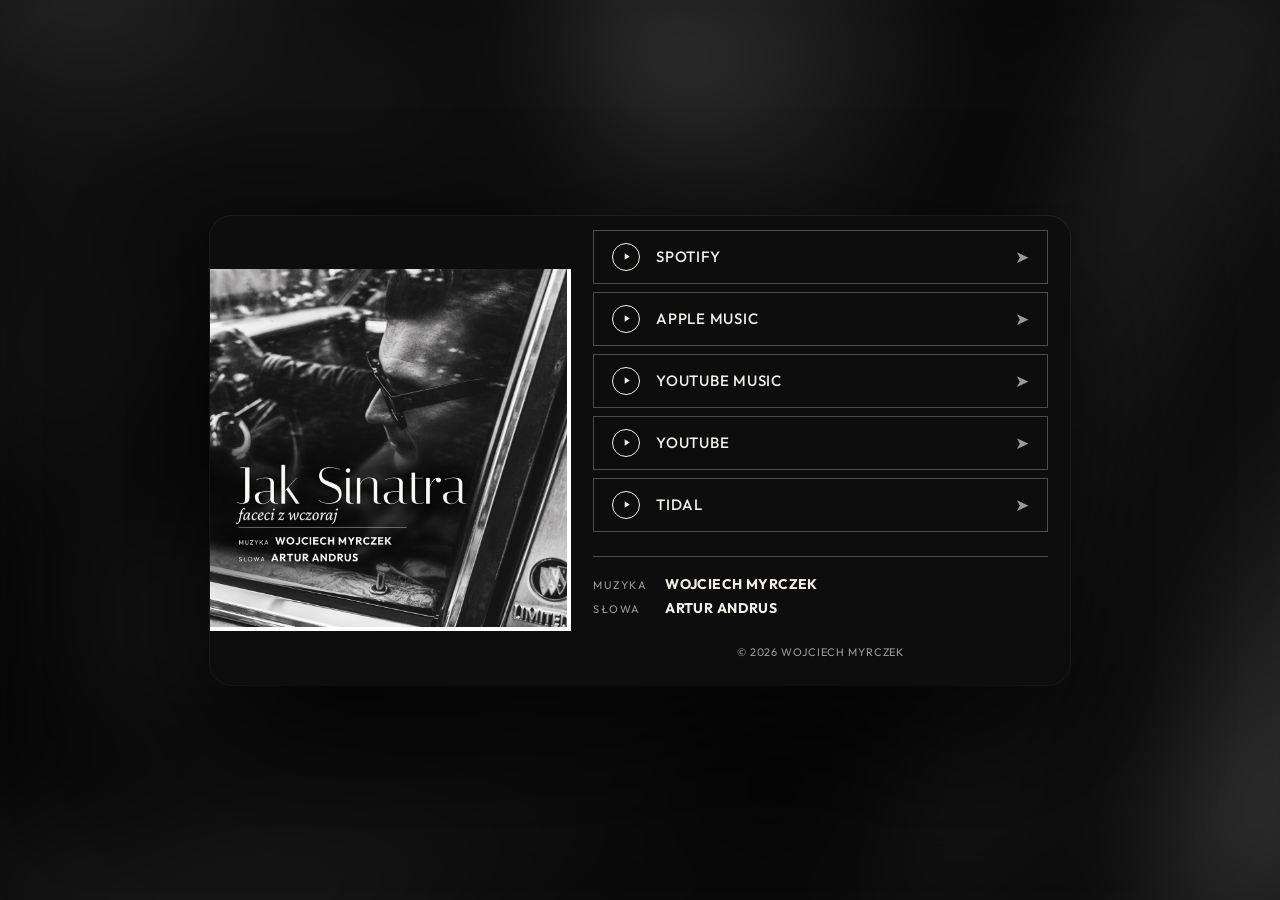
<file: m/single/index.html>
<!DOCTYPE html>
<html lang="pl">
<head>
<meta charset="UTF-8">
<meta name="robots" content="noindex">
<title>Jak Sinatra — Wojciech Myrczek</title>
<link rel="canonical" href="https://myrczek.com/m/single/jaksinatra.html">
<meta http-equiv="refresh" content="0; url=jaksinatra.html">
<script>location.replace('jaksinatra.html' + location.search + location.hash);</script>
</head>
<body>
<a href="jaksinatra.html">Jak Sinatra (faceci z wczoraj) — Wojciech Myrczek</a>
</body>
</html>
</file>
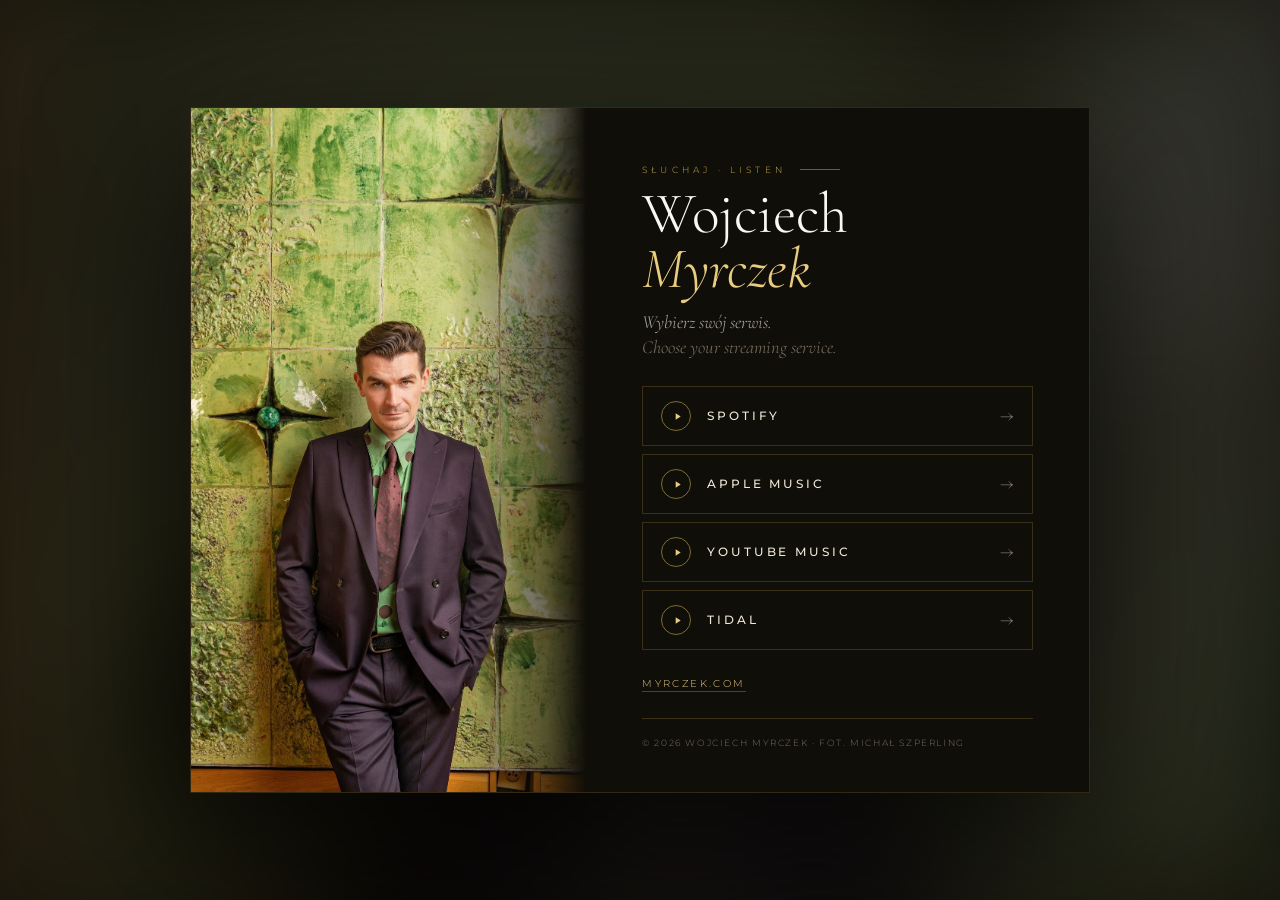
<file: m/listen.html>
<!DOCTYPE html>
<html lang="pl">
<head>
<meta charset="UTF-8">
<meta name="viewport" content="width=device-width, initial-scale=1.0">
<title>Słuchaj / Listen — Wojciech Myrczek</title>
<meta name="description" content="Wojciech Myrczek w serwisach streamingowych: Spotify, Apple Music, YouTube Music, Tidal. Listen to Wojciech Myrczek on your favourite streaming service.">
<meta property="og:title" content="Wojciech Myrczek — Słuchaj / Listen">
<meta property="og:description" content="Spotify · Apple Music · YouTube Music · Tidal">
<meta property="og:image" content="https://myrczek.com/m/listen_foto.jpg">
<meta name="theme-color" content="#0a0804">
<link rel="icon" type="image/svg+xml" href="favicon.svg">
<link rel="preconnect" href="https://fonts.googleapis.com">
<link href="https://fonts.googleapis.com/css2?family=Cormorant+Garamond:ital,wght@0,300;0,400;1,300;1,400&family=Montserrat:wght@300;400;500&display=swap" rel="stylesheet">

<!-- ============================================================
     EDYTUJ tu:
     1. Linki do profili — w sekcji .links (adres w href="...")
     2. Zdjęcie — plik listen_foto.jpg (fot. Michał Szperling) obok tego pliku
     ============================================================ -->

<style>
:root{
  --bg: #0a0804;
  --bg2: #100e09;
  --gold: #c9a84c;
  --gold-light: #e8cc80;
  --cream: #f0e8d8;
  --muted: #7a7060;
  --white: #faf8f3;
  --line: rgba(201,168,76,0.22);
}

*{ box-sizing: border-box; margin: 0; padding: 0; }

html, body{ background: var(--bg); }

body{
  color: var(--cream);
  font-family: 'Montserrat', sans-serif;
  font-weight: 300;
  min-height: 100vh;
  overflow-x: hidden;
}

.page{
  max-width: 480px;
  margin: 0 auto;
  min-height: 100vh;
  background: var(--bg2);
  display: flex;
  flex-direction: column;
}

/* ---------- HERO: zdjęcie ---------- */
.hero{
  position: relative;
  width: 100%;
  aspect-ratio: 4 / 5;
  max-height: 62vh;
  overflow: hidden;
  background: #000;
  flex-shrink: 0;
}
.hero img{
  width: 100%;
  height: 100%;
  object-fit: cover;
  object-position: center 28%;
  display: block;
}
.hero::after{
  content: "";
  position: absolute; inset: 0;
  background: linear-gradient(to bottom, transparent 55%, rgba(16,14,9,0.85) 88%, var(--bg2) 100%);
}

/* ---------- TREŚĆ ---------- */
.body-section{
  padding: 0 26px 30px;
  margin-top: -64px;
  position: relative;
  z-index: 1;
}

.label{
  font-size: 0.58rem;
  letter-spacing: 0.45em;
  text-transform: uppercase;
  color: var(--gold);
  display: flex; align-items: center; gap: 14px;
  margin-bottom: 12px;
}
.label::after{ content: ""; width: 40px; height: 1px; background: var(--gold); opacity: .5; }

h1{
  font-family: 'Cormorant Garamond', serif;
  font-weight: 300;
  font-size: clamp(2.6rem, 9vw, 3.4rem);
  line-height: 0.95;
  color: var(--white);
  margin-bottom: 14px;
}
h1 em{ font-style: italic; color: var(--gold-light); }

.lead{
  font-family: 'Cormorant Garamond', serif;
  font-style: italic;
  font-size: 1.15rem;
  color: rgba(240,232,216,0.7);
  margin-bottom: 26px;
  line-height: 1.35;
}
.lead span{ color: var(--muted); }

.links{
  display: flex;
  flex-direction: column;
  gap: 8px;
}

.link-card{
  display: flex;
  align-items: center;
  gap: 16px;
  padding: 14px 18px;
  border: 1px solid var(--line);
  text-decoration: none;
  color: var(--cream);
  transition: border-color .3s, background .3s, transform .2s;
  opacity: 0;
  transform: translateY(8px);
  animation: rise .6s ease forwards;
}
.link-card:hover{
  border-color: var(--gold);
  background: rgba(201,168,76,0.07);
  transform: translateY(-2px);
}
.link-card:nth-child(1){ animation-delay: .05s; }
.link-card:nth-child(2){ animation-delay: .1s; }
.link-card:nth-child(3){ animation-delay: .15s; }
.link-card:nth-child(4){ animation-delay: .2s; }
.link-card:nth-child(5){ animation-delay: .25s; }

@keyframes rise{ to{ opacity: 1; transform: translateY(0); } }

.link-icon{
  flex-shrink: 0;
  width: 30px; height: 30px;
  border-radius: 50%;
  border: 1px solid rgba(201,168,76,0.6);
  display: flex; align-items: center; justify-content: center;
  transition: background .3s;
}
.link-icon svg{ width: 11px; height: 11px; fill: var(--gold-light); margin-left: 2px; }
.link-card:hover .link-icon{ background: rgba(201,168,76,0.15); }

.link-label{
  flex: 1;
  font-weight: 500;
  font-size: 0.72rem;
  letter-spacing: 0.25em;
  text-transform: uppercase;
}

.link-arrow{
  font-family: 'Cormorant Garamond', serif;
  font-size: 1.3rem;
  line-height: 1;
  color: var(--muted);
  transition: color .3s, transform .3s;
}
.link-card:hover .link-arrow{ color: var(--gold); transform: translateX(3px); }

.home{
  display: inline-block;
  margin-top: 28px;
  font-size: 0.6rem;
  letter-spacing: 0.25em;
  text-transform: uppercase;
  color: var(--gold-light);
  text-decoration: none;
  border-bottom: 1px solid rgba(201,168,76,0.35);
  padding-bottom: 2px;
  transition: color .3s, border-color .3s;
}
.home:hover{ color: var(--white); border-color: var(--gold); }

footer{
  margin-top: 26px;
  padding-top: 18px;
  border-top: 1px solid var(--line);
  font-size: 0.56rem;
  letter-spacing: 0.18em;
  text-transform: uppercase;
  color: var(--muted);
}

/* ---------- Komputer: zdjęcie po lewej, linki po prawej ---------- */
@media (min-width: 720px){
  body{
    display: flex;
    justify-content: center;
    align-items: center;
    padding: 40px 24px;
    position: relative;
  }
  body::before{
    content: "";
    position: fixed;
    inset: -60px;
    background-image: url('listen_foto.jpg');
    background-size: cover;
    background-position: center 20%;
    filter: blur(70px) brightness(0.22) saturate(0.8);
    z-index: 0;
  }
  .page{
    position: relative;
    z-index: 1;
    min-height: auto;
    max-width: 900px;
    width: 100%;
    flex-direction: row;
    align-items: stretch;
    border: 1px solid rgba(201,168,76,0.18);
    box-shadow: 0 60px 140px rgba(0,0,0,0.7);
  }
  .hero{
    flex: 0 0 44%;
    width: 44%;
    aspect-ratio: auto;
    max-height: none;
    min-height: 560px;
  }
  .hero::after{
    background: linear-gradient(to right, transparent 65%, rgba(16,14,9,0.6) 90%, var(--bg2) 100%);
  }
  .body-section{
    flex: 1;
    margin-top: 0;
    padding: 56px 56px 44px;
    display: flex;
    flex-direction: column;
    justify-content: center;
  }
  h1{ font-size: 3.6rem; }
}

@media (prefers-reduced-motion: reduce){
  .link-card{ animation: none; opacity: 1; transform: none; }
}
</style>
</head>
<body>

<div class="page">

  <div class="hero">
    <img src="listen_foto.jpg" alt="Wojciech Myrczek, fot. Michał Szperling">
  </div>

  <div class="body-section">

    <div class="label">Słuchaj · Listen</div>
    <h1>Wojciech<br><em>Myrczek</em></h1>
    <p class="lead">Wybierz swój serwis.<br><span>Choose your streaming service.</span></p>

    <div class="links">
      <a class="link-card" href="https://open.spotify.com/artist/2V0wWmZlOYYnfR6RyZoXZK" target="_blank" rel="noopener">
        <span class="link-icon"><svg viewBox="0 0 24 24"><path d="M8 5v14l11-7z"/></svg></span>
        <span class="link-label">Spotify</span>
        <span class="link-arrow">→</span>
      </a>
      <a class="link-card" href="https://music.apple.com/pl/artist/wojciech-myrczek/1300096094" target="_blank" rel="noopener">
        <span class="link-icon"><svg viewBox="0 0 24 24"><path d="M8 5v14l11-7z"/></svg></span>
        <span class="link-label">Apple Music</span>
        <span class="link-arrow">→</span>
      </a>
      <a class="link-card" href="https://music.youtube.com/channel/UCnnRZGlsIxF7hmufVK-HB8A" target="_blank" rel="noopener">
        <span class="link-icon"><svg viewBox="0 0 24 24"><path d="M8 5v14l11-7z"/></svg></span>
        <span class="link-label">YouTube Music</span>
        <span class="link-arrow">→</span>
      </a>
      <a class="link-card" href="https://tidal.com/artist/17546946" target="_blank" rel="noopener">
        <span class="link-icon"><svg viewBox="0 0 24 24"><path d="M8 5v14l11-7z"/></svg></span>
        <span class="link-label">Tidal</span>
        <span class="link-arrow">→</span>
      </a>
    </div>

    <div><a class="home" href="../">myrczek.com</a></div>

    <footer>© 2026 Wojciech Myrczek · fot. Michał Szperling</footer>

  </div>
</div>

</body>
</html>
</file>
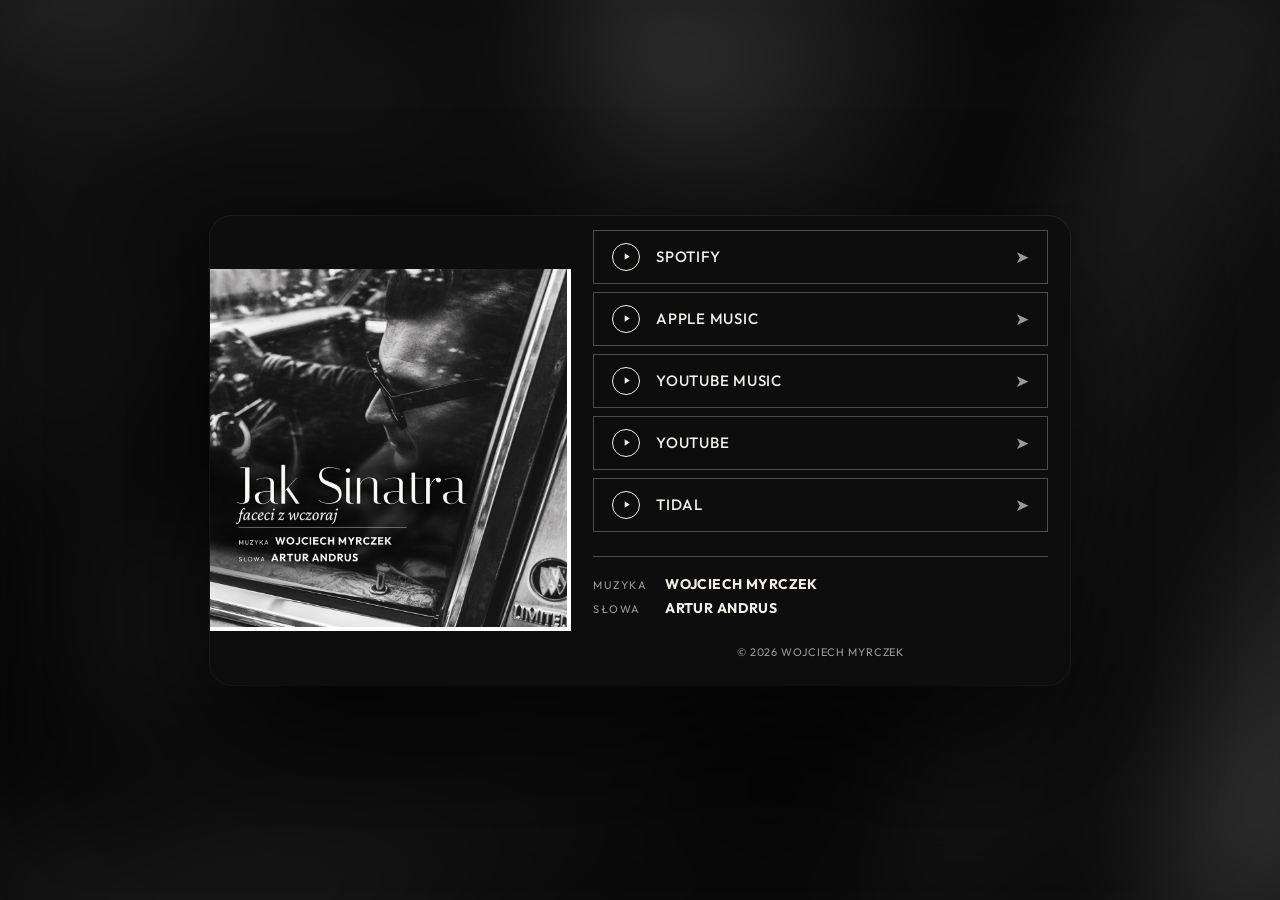
<file: m/single/jaksinatra.html>
<!DOCTYPE html>
<html lang="pl">
<head>
<meta charset="UTF-8">
<meta name="viewport" content="width=device-width, initial-scale=1.0">
<title>Jak Sinatra (faceci z wczoraj) — Wojciech Myrczek</title>
<meta name="description" content="Posłuchaj singla „Jak Sinatra (faceci z wczoraj)” Wojciecha Myrczka na wybranej platformie streamingowej.">
<meta property="og:title" content="Jak Sinatra (faceci z wczoraj) — Wojciech Myrczek">
<meta property="og:image" content="cover-square.jpg">
<meta name="theme-color" content="#0d0d0d">
<link rel="icon" href="cover-square.jpg">

<!-- ============================================================
     EDYTUJ tu:
     1. Linki do platform — w sekcji .links
     2. Plik cover-square.jpg to Twoja okładka (kwadrat) — jeśli podmienisz
        na nowszą wersję, zachowaj tę samą nazwę pliku
     ============================================================ -->

<style>
@import url('https://fonts.googleapis.com/css2?family=Italiana&family=Crimson+Pro:ital@1&family=Outfit:wght@400;500;700&display=swap');

:root{
  --black: #060606;
  --panel: #0d0d0d;
  --cream: #f2efe9;
  --muted: #9c9a95;
  --line: rgba(242,239,233,0.28);
}

*{box-sizing:border-box; margin:0; padding:0;}

html{ background: var(--black); }

body{
  background: var(--black);
  color: var(--cream);
  font-family: 'Outfit', sans-serif;
  min-height: 100vh;
  overflow-x: hidden;
}

.page{
  max-width: 480px;
  margin: 0 auto;
  min-height: 100vh;
  background: var(--panel);
  display: flex;
  flex-direction: column;
}

/* ---------- Wersja desktopowa: okładka po lewej, linki po prawej, bez scrollowania ---------- */
@media (min-width: 620px){
  body{
    display: flex;
    justify-content: center;
    align-items: center;
    padding: 40px 24px;
    position: relative;
  }

  body::before{
    content: "";
    position: fixed;
    inset: -60px;
    background-image: url('cover-square.jpg');
    background-size: cover;
    background-position: center;
    filter: blur(70px) brightness(0.3) saturate(0.9);
    z-index: 0;
  }

  .page{
    position: relative;
    z-index: 1;
    min-height: auto;
    max-width: 860px;
    width: 100%;
    flex-direction: row;
    align-items: center;
    border-radius: 22px;
    overflow: hidden;
    box-shadow: 0 60px 140px rgba(0,0,0,0.7), 0 0 0 1px rgba(242,239,233,0.08);
  }

  .hero{
    flex: 0 0 42%;
    width: 42%;
  }

  .body-section{
    flex: 1;
    padding: 40px 52px;
  }

  .eyebrow{ display: block; text-align: left; }
  .links{ gap: 10px; }
  footer{ text-align: left; }
}

/* ---------- HERO: kwadratowa okładka singla ---------- */
.hero{
  position: relative;
  width: 100%;
  aspect-ratio: 1 / 1;
  overflow: hidden;
  background: #000;
  flex-shrink: 0;
}

.hero img{
  width: 100%;
  height: 100%;
  object-fit: cover;
  display: block;
}

/* ---------- SEKCJA LINKÓW ---------- */
.body-section{
  padding: 14px 22px 26px;
}

.eyebrow{
  display: none;
  font-family: 'Crimson Pro', serif;
  font-style: italic;
  font-size: 17px;
  color: var(--muted);
  margin-bottom: 18px;
}

.links{
  display: flex;
  flex-direction: column;
  gap: 8px;
}

.link-card{
  display: flex;
  align-items: center;
  gap: 16px;
  padding: 12px 18px;
  border: 1px solid var(--line);
  text-decoration: none;
  color: var(--cream);
  transition: border-color 0.25s ease, background 0.25s ease, transform 0.2s ease;
  opacity: 0;
  transform: translateY(8px);
  animation: rise 0.6s ease forwards;
}

.link-card:hover{
  border-color: var(--cream);
  background: rgba(242,239,233,0.05);
  transform: translateY(-2px);
}

.link-card:nth-child(1){ animation-delay: 0.05s; }
.link-card:nth-child(2){ animation-delay: 0.1s; }
.link-card:nth-child(3){ animation-delay: 0.15s; }
.link-card:nth-child(4){ animation-delay: 0.2s; }
.link-card:nth-child(5){ animation-delay: 0.25s; }
.link-card:nth-child(6){ animation-delay: 0.3s; }

@keyframes rise{ to{ opacity: 1; transform: translateY(0); } }

.link-icon{
  flex-shrink: 0;
  width: 28px;
  height: 28px;
  border-radius: 50%;
  border: 1px solid var(--cream);
  display: flex;
  align-items: center;
  justify-content: center;
}

.link-icon svg{ width: 11px; height: 11px; fill: var(--cream); }

.link-label{
  flex: 1;
  font-family: 'Outfit', sans-serif;
  font-weight: 500;
  font-size: 15px;
  letter-spacing: 0.05em;
  text-transform: uppercase;
}

.link-arrow{
  font-family: 'Italiana', serif;
  color: var(--muted);
  font-size: 17px;
}

/* ---------- STOPKA — ten sam język wizualny co podpisy na okładce ---------- */
.credit-block{
  margin-top: 24px;
  padding-top: 18px;
  border-top: 1px solid var(--line);
}

.credit-line{
  display: flex;
  gap: 10px;
  align-items: baseline;
  margin-bottom: 6px;
}

.credit-label{
  font-size: 11px;
  letter-spacing: 0.14em;
  text-transform: uppercase;
  color: var(--muted);
  width: 62px;
  flex-shrink: 0;
}

.credit-name{
  font-family: 'Outfit', sans-serif;
  font-weight: 700;
  font-size: 14px;
  letter-spacing: 0.03em;
  text-transform: uppercase;
  color: var(--cream);
}

footer{
  margin-top: 28px;
  font-size: 11px;
  letter-spacing: 0.08em;
  color: var(--muted);
  text-align: center;
  text-transform: uppercase;
}

@media (prefers-reduced-motion: reduce){
  .link-card{ animation: none; opacity: 1; transform: none; }
}
</style>
</head>
<body>

<div class="page">

  <div class="hero">
    <img src="cover-square.jpg" alt="Jak Sinatra (faceci z wczoraj) — okładka singla">
  </div>

  <div class="body-section">

    <p class="eyebrow">posłuchaj już teraz</p>

    <div class="links">
      <!-- EDYTUJ: kolejne serwisy dodasz analogicznie, gdy pojawią się kolejne linki -->
      <a class="link-card" href="https://open.spotify.com/album/3DByz8aF9xRJAm7vyhAVyo" target="_blank" rel="noopener">
        <span class="link-icon"><svg viewBox="0 0 24 24"><path d="M8 5v14l11-7z"/></svg></span>
        <span class="link-label">Spotify</span>
        <span class="link-arrow">➤</span>
      </a>
      <a class="link-card" href="https://music.apple.com/pl/album/jak-sinatra-faceci-z-wczoraj/6781057961?i=6781057964&l=pl" target="_blank" rel="noopener">
        <span class="link-icon"><svg viewBox="0 0 24 24"><path d="M8 5v14l11-7z"/></svg></span>
        <span class="link-label">Apple Music</span>
        <span class="link-arrow">➤</span>
      </a>
      <a class="link-card" href="https://music.youtube.com/watch?v=uZXk609ELaY" target="_blank" rel="noopener">
        <span class="link-icon"><svg viewBox="0 0 24 24"><path d="M8 5v14l11-7z"/></svg></span>
        <span class="link-label">YouTube Music</span>
        <span class="link-arrow">➤</span>
      </a>
      <a class="link-card" href="https://youtu.be/uZXk609ELaY" target="_blank" rel="noopener">
        <span class="link-icon"><svg viewBox="0 0 24 24"><path d="M8 5v14l11-7z"/></svg></span>
        <span class="link-label">YouTube</span>
        <span class="link-arrow">➤</span>
      </a>
      <a class="link-card" href="https://tidal.com/album/534088376/u" target="_blank" rel="noopener">
        <span class="link-icon"><svg viewBox="0 0 24 24"><path d="M8 5v14l11-7z"/></svg></span>
        <span class="link-label">Tidal</span>
        <span class="link-arrow">➤</span>
      </a>
    </div>

    <div class="credit-block">
      <div class="credit-line">
        <span class="credit-label">Muzyka</span>
        <span class="credit-name">Wojciech Myrczek</span>
      </div>
      <div class="credit-line">
        <span class="credit-label">Słowa</span>
        <span class="credit-name">Artur Andrus</span>
      </div>
    </div>

    <footer>© 2026 Wojciech Myrczek</footer>

  </div>
</div>

</body>
</html>
</file>
